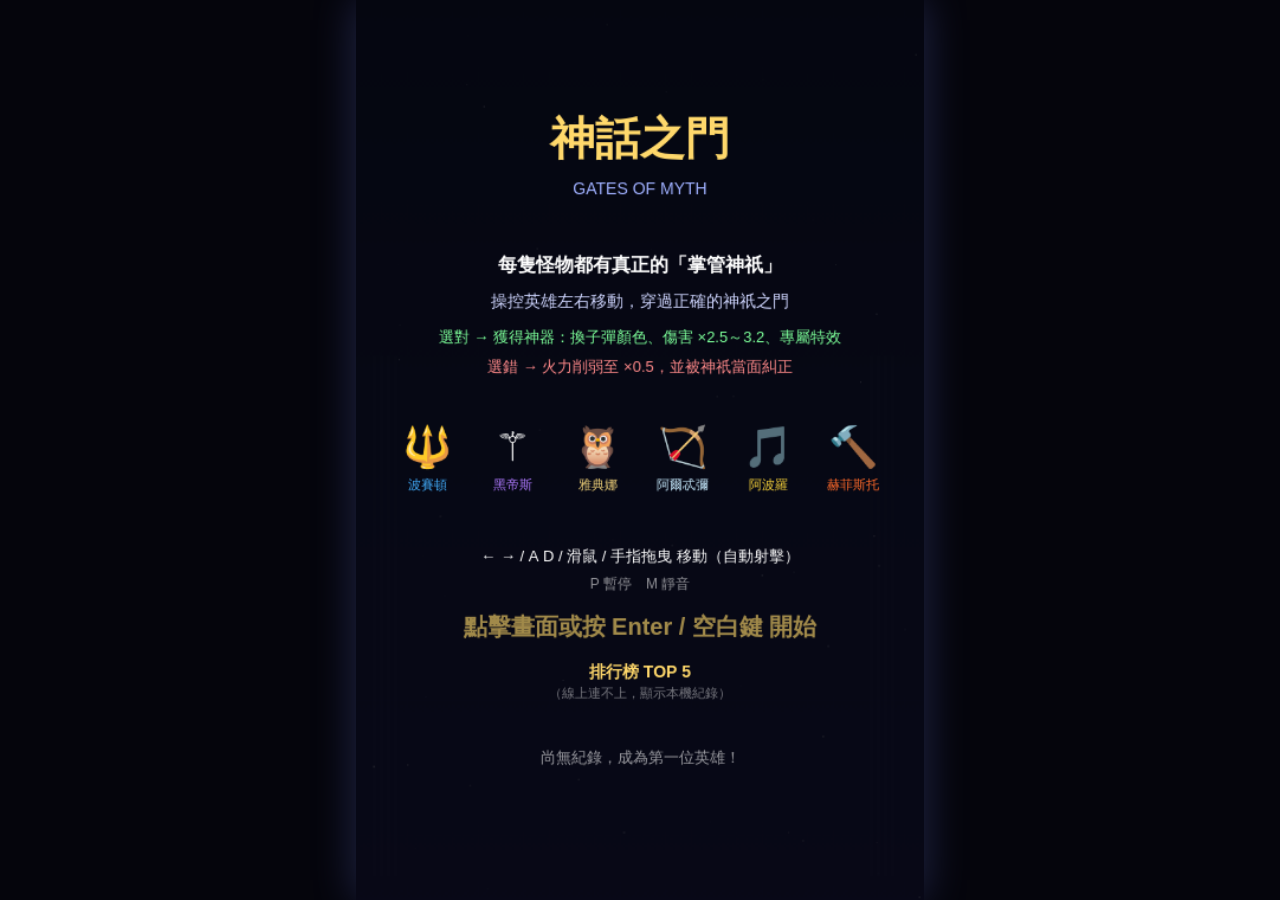
<file: index.html>
<!DOCTYPE html>
<html lang="zh-Hant">
<head>
<meta charset="utf-8">
<meta name="viewport" content="width=device-width, initial-scale=1, user-scalable=no">
<title>神話之門 — 希臘神祇選門射擊</title>
<style>
  html, body { margin: 0; height: 100%; background: #05050c; overflow: hidden; }
  body { display: flex; align-items: center; justify-content: center; }
  [hidden] { display: none !important; }
  #wrap { position: relative; }
  canvas { display: block; background: #0b0d1a; box-shadow: 0 0 40px rgba(120,140,255,.25); cursor: crosshair; touch-action: none; }
  #ui { position: absolute; inset: 0; display: flex; align-items: center; justify-content: center; color: #fff;
        font-family: "Noto Sans TC","Microsoft JhengHei","PingFang TC",sans-serif; }
  .panel { width: 92%; max-height: 94%; overflow-y: auto; box-sizing: border-box; padding: 1em 1.1em;
           background: rgba(12,14,34,.97); border: 2px solid #c9a02c; border-radius: 14px; box-shadow: 0 0 30px rgba(201,160,44,.3); }
  .panel h1 { margin: 0; text-align: center; font-size: 2em; }
  #uiSub { text-align: center; color: #cfd6ff; margin: .3em 0 .8em; font-size: .95em; }
  .tabs { display: flex; gap: .4em; margin-bottom: .7em; }
  .tabs button { flex: 1; padding: .5em 0; font: inherit; color: #cfd6ff; background: rgba(255,255,255,.06); border: 1px solid rgba(255,255,255,.2); border-radius: 8px; cursor: pointer; }
  .tabs button.on { color: #1a1300; background: #ffd86b; border-color: #ffd86b; font-weight: bold; }
  .tab p { margin: .35em 0; }
  .tab h3 { margin: .9em 0 .3em; color: #ff8a8a; font-size: 1em; }
  .good { color: #7dff9a; } .bad { color: #ffb0b0; } .hint { color: #9fb0ff; font-size: .9em; }
  #submitRow { display: flex; gap: .5em; margin-bottom: .6em; }
  #nick { flex: 1; min-width: 0; padding: .5em .6em; font: inherit; color: #fff; background: rgba(255,255,255,.08); border: 1px solid rgba(255,255,255,.3); border-radius: 8px; }
  button.gold { padding: .5em 1em; font: inherit; font-weight: bold; color: #1a1300; background: #ffd86b; border: 0; border-radius: 8px; cursor: pointer; }
  button.gold:disabled { opacity: .5; cursor: default; }
  #lbStatus, #lbRank { font-size: .9em; margin: .2em 0; color: #9fb0ff; }
  #lbRank { color: #ffd86b; font-weight: bold; }
  #lbList { list-style: none; margin: .4em 0 0; padding: 0; }
  #lbList li { display: flex; gap: .6em; padding: .35em .5em; border-radius: 6px; align-items: baseline; }
  #lbList li:nth-child(odd) { background: rgba(255,255,255,.05); }
  #lbList li.me { background: rgba(255,216,107,.22); outline: 1px solid #ffd86b; }
  #lbList .rk { width: 1.6em; color: #ffd86b; font-weight: bold; }
  #lbList .nm { flex: 1; overflow: hidden; text-overflow: ellipsis; white-space: nowrap; }
  #lbList .sc { font-weight: bold; } #lbList .wv { color: #9fb0ff; width: 2.6em; text-align: right; }
  details.dex { border: 1px solid rgba(255,255,255,.18); border-radius: 10px; margin: .5em 0; padding: .1em .7em; background: rgba(255,255,255,.04); }
  details.dex summary { cursor: pointer; padding: .55em 0; display: flex; align-items: center; gap: .5em; font-weight: bold; list-style: none; }
  details.dex summary::-webkit-details-marker { display: none; }
  details.dex summary .ico { font-size: 1.5em; } details.dex summary .mn { flex: 1; }
  .badge { font-size: .8em; padding: .15em .6em; border-radius: 99px; }
  .badge.win { background: #17603a; color: #b9ffd2; } .badge.lose { background: #6b1c27; color: #ffc4cc; }
  .story { line-height: 1.7; } .note { color: #9fb0ff; font-size: .88em; line-height: 1.5; } .key { color: #ffd86b; }
  #again { display: block; margin: .9em auto .2em; font-size: 1.05em; padding: .6em 2em; }
</style>
</head>
<body>
<div id="wrap">
  <canvas id="c"></canvas>
  <div id="ui" hidden>
    <div class="panel">
      <h1 id="uiTitle"></h1>
      <div id="uiSub"></div>
      <div class="tabs">
        <button data-tab="lb" class="on">排行榜</button>
        <button data-tab="stats">學習統計</button>
        <button data-tab="dex">怪物圖鑑</button>
      </div>
      <div id="tab-lb" class="tab">
        <div id="submitRow">
          <input id="nick" maxlength="12" placeholder="輸入暱稱（最多 12 字）" autocomplete="off">
          <button id="submitBtn" class="gold">送出分數</button>
        </div>
        <div id="lbRank"></div>
        <div id="lbStatus"></div>
        <ol id="lbList"></ol>
      </div>
      <div id="tab-stats" class="tab" hidden></div>
      <div id="tab-dex" class="tab" hidden></div>
      <button id="again" class="gold">再玩一次</button>
    </div>
  </div>
</div>
<script>
/* =====================================================================
   神話之門 — 單檔 HTML + Canvas + 原生 JavaScript
   操作：← → / A D 移動；滑鼠移動或手指拖曳也可；P 暫停；M 靜音
   ===================================================================== */

// ====================== 1. 資料表（來自你的 registry） ======================
const DEITIES = {
  poseidon: {
    id: 'poseidon', name: '波賽頓', domain: '海洋深淵', symbol: '🔱', weaponName: '海潮三叉戟',
    bulletModifier: { damageMultiplier: 3.0, speedMultiplier: 1.2, specialEffect: 'pierce', projectileVisualKey: 'bullet_water_trident' }
  },
  hades: {
    id: 'hades', name: '黑帝斯', domain: '冥界死域', symbol: '⚚', weaponName: '冥河敕令鏈',
    bulletModifier: { damageMultiplier: 3.0, speedMultiplier: 1.0, specialEffect: 'chain', projectileVisualKey: 'bullet_shadow_chain' }
  },
  athena: {
    id: 'athena', name: '雅典娜', domain: '謀略與試煉', symbol: '🦉', weaponName: '真理之矛與神盾',
    bulletModifier: { damageMultiplier: 2.5, speedMultiplier: 1.1, specialEffect: 'shield', projectileVisualKey: 'bullet_aegis_spear' }
  },
  artemis: {
    id: 'artemis', name: '阿爾忒彌斯', domain: '野外森林與荒野', symbol: '🏹', weaponName: '逐影連環箭',
    bulletModifier: { damageMultiplier: 2.5, speedMultiplier: 1.8, specialEffect: 'homing', projectileVisualKey: 'bullet_moon_arrow' }
  },
  apollo: {
    id: 'apollo', name: '阿波羅', domain: '音律、預言與淨化', symbol: '🎵', weaponName: '赫利俄斯日光矢',
    bulletModifier: { damageMultiplier: 2.8, speedMultiplier: 1.3, specialEffect: 'aoe', projectileVisualKey: 'bullet_sun_wave' }
  },
  hephaestus: {
    id: 'hephaestus', name: '赫菲斯托斯', domain: '鍛造工藝與神火', symbol: '🔨', weaponName: '神火破甲熔岩彈',
    bulletModifier: { damageMultiplier: 3.2, speedMultiplier: 0.9, specialEffect: 'melt', projectileVisualKey: 'bullet_lava_bomb' }
  }
};

const MONSTER_ROSTER = [
  { id: 'scylla', name: '海怪斯庫拉', domainCategory: '海洋深淵', rulingDeityId: 'poseidon', confusionDeityIds: ['artemis', 'apollo'], baseHp: 1200 },
  { id: 'cerberus', name: '地獄三頭犬塞爾伯洛斯', domainCategory: '冥界死域', rulingDeityId: 'hades', confusionDeityIds: ['artemis', 'hephaestus'], baseHp: 1500 },
  { id: 'sphinx', name: '斯芬克斯之謎', domainCategory: '謀略與試煉', rulingDeityId: 'athena', confusionDeityIds: ['apollo', 'hephaestus'], baseHp: 900 },
  { id: 'calydonian_boar', name: '卡呂冬野豬', domainCategory: '野外森林與荒野', rulingDeityId: 'artemis', confusionDeityIds: ['poseidon', 'athena'], baseHp: 1100 },
  { id: 'siren', name: '海妖賽蓮', domainCategory: '音律與精神迷思', rulingDeityId: 'apollo', confusionDeityIds: ['poseidon', 'artemis'], baseHp: 800 },
  { id: 'talos', name: '青銅巨人塔羅斯', domainCategory: '鍛造工藝與神火', rulingDeityId: 'hephaestus', confusionDeityIds: ['athena', 'hades'], baseHp: 2000 }
];

// 動態錯誤台詞映射表：[被選錯的神祇][正解神祇] -> 專屬台詞
const REBUKE_DIALOGUES = {
  artemis: {
    poseidon: '阿爾忒彌斯：「吾之箭矢難穿深海巨浪，此怪當由波賽頓平息！」',
    hades: '阿爾忒彌斯：「山林之弦射不中無實體的亡靈，唯有冥王黑帝斯能收服它！」'
  },
  poseidon: {
    artemis: '波賽頓：「狂濤觸及不了崇山密林中的獵物，速求狩獵女神阿爾忒彌斯！」',
    apollo: '波賽頓：「深海巨力無法驅散精神惑音，唯有阿波羅之律能淨化人心！」'
  },
  hades: {
    apollo: '黑帝斯：「幽冥死氣破不開惑人的魅惑歌聲，去尋阿波羅的光明神音！」',
    athena: '黑帝斯：「地底暗影解不開智慧之謎，汝當求助雅典娜之謀略！」'
  },
  apollo: {
    hephaestus: '阿波羅：「神聖樂音震不碎純青銅之甲，必須以赫菲斯托斯的神火融之！」',
    poseidon: '阿波羅：「日光照不透萬仞深淵，此巨怪須由波賽頓掀起海嘯制裁！」'
  },
  athena: {
    hephaestus: '雅典娜：「計策面對純粹的神工頑鐵稍顯無力，去找工匠之神赫菲斯托斯！」',
    artemis: '雅典娜：「繁複戰術難敵群獸奔突，速借阿爾忒彌斯的連環箭術！」'
  },
  hephaestus: {
    athena: '赫菲斯托斯：「蠻力巨錘破不了心智迷宮，唯有雅典娜的智慧可破除此局！」',
    hades: '赫菲斯托斯：「神爐烈火難傷冥界死靈，將其交給黑帝斯遣返歸鄉！」'
  }
};

// ====================== 2. 遊戲引擎（你的判定規則，原樣移植） ======================
class MythGameEngine {
  /** 為當前波次生成 2 或 3 個神祇門扉：必含 1 個正解，其餘優先取混淆名單，不足則隨機補齊 */
  static generateGates(currentMonster, gateCount = 3) {
    const correctDeityId = currentMonster.rulingDeityId;
    const selectedDeityIds = [correctDeityId];

    for (const distractorId of currentMonster.confusionDeityIds) {
      if (selectedDeityIds.length >= gateCount) break;
      if (!selectedDeityIds.includes(distractorId)) selectedDeityIds.push(distractorId);
    }

    const allDeityIds = Object.keys(DEITIES);
    while (selectedDeityIds.length < gateCount) {
      const randomDeity = allDeityIds[Math.floor(Math.random() * allDeityIds.length)];
      if (!selectedDeityIds.includes(randomDeity)) selectedDeityIds.push(randomDeity);
    }

    // Fisher-Yates 洗牌：正解門隨機分佈於左中右
    for (let i = selectedDeityIds.length - 1; i > 0; i--) {
      const j = Math.floor(Math.random() * (i + 1));
      [selectedDeityIds[i], selectedDeityIds[j]] = [selectedDeityIds[j], selectedDeityIds[i]];
    }

    return selectedDeityIds.map((id, index) => ({
      gateIndex: index,
      deity: DEITIES[id],
      isCorrect: id === correctDeityId
    }));
  }

  /** 判定核心：玩家撞門/選門後的結算處理 */
  static resolveSelection(chosenDeityId, monster) {
    const isSuccess = chosenDeityId === monster.rulingDeityId;
    const chosenDeity = DEITIES[chosenDeityId];
    const correctDeity = DEITIES[monster.rulingDeityId];

    if (isSuccess) {
      return {
        success: true, chosenDeity, correctDeity,
        appliedBuff: {
          damageMultiplier: chosenDeity.bulletModifier.damageMultiplier,
          bulletEffect: chosenDeity.bulletModifier.specialEffect
        },
        feedbackMessage: `【神力共鳴】獲取 ${chosenDeity.name} 的「${chosenDeity.weaponName}」，對此領域怪物造成屬性壓制！`,
        analyticsPayload: { monsterId: monster.id, chosenDeityId, correctDeityId: monster.rulingDeityId, isMisconception: false }
      };
    }

    const isMisconception = monster.confusionDeityIds.includes(chosenDeityId);
    const customLine = REBUKE_DIALOGUES[chosenDeityId]?.[monster.rulingDeityId];
    const feedbackMessage = customLine ||
      `❌ ${chosenDeity.name} 的領域為「${chosenDeity.domain}」。面對「${monster.name}」，應尋求掌管「${correctDeity.domain}」的 ${correctDeity.name}！`;

    return {
      success: false, chosenDeity, correctDeity,
      appliedBuff: { damageMultiplier: 0.5, bulletEffect: 'none' }, // 懲罰：火力削弱 50%
      feedbackMessage,
      analyticsPayload: { monsterId: monster.id, chosenDeityId, correctDeityId: monster.rulingDeityId, isMisconception }
    };
  }
}

// ====================== 3. 視覺與常數 ======================
const W = 480, H = 760;
// 線上排行榜：貼上 Google Apps Script 網頁應用程式的 /exec 網址。留空 = 只用本機排行榜。
const LEADERBOARD_URL = 'https://script.google.com/macros/s/AKfycbwHOWlX1hiGSb3GjWjhFDCMruoh_iHv0c5_kE2ROGcKgtLrFkUNs_kaKCT2CbsG1mbW/exec';
const PLAYER_Y = 690;
const GATE_SPAWN_Y = 335, GATE_SPEED = 85, GATE_H = 104;
const MONSTER_Y = 195;
const BASE_DMG = 10, FIRE_INTERVAL = 0.16, BASE_BULLET_SPEED = 640;

const BULLET_STYLE = {
  bullet_default:       { color: '#c9ccd6', glow: '#7c8090', shape: 'capsule' },
  bullet_water_trident: { color: '#44b0ff', glow: '#1c6fe0', shape: 'trident' },
  bullet_shadow_chain:  { color: '#b07aff', glow: '#6a2fd0', shape: 'chain' },
  bullet_aegis_spear:   { color: '#f1d27a', glow: '#c9a02c', shape: 'spear' },
  bullet_moon_arrow:    { color: '#c8ecff', glow: '#7ec8f0', shape: 'arrow' },
  bullet_sun_wave:      { color: '#ffd93b', glow: '#ff9d00', shape: 'sun' },
  bullet_lava_bomb:     { color: '#ff6a2a', glow: '#d62600', shape: 'lava' }
};
const EFFECT_NAME = { pierce: '貫穿', chain: '連鎖', shield: '神盾', homing: '追蹤', aoe: '範圍爆發', melt: '熔甲', none: '無' };
const deityColor = d => BULLET_STYLE[d.bulletModifier.projectileVisualKey].color;

const MONSTER_LOOK = {
  scylla: { emoji: '🐙', size: 92 },
  cerberus: { emoji: '🐕🐕🐕', size: 44 },
  sphinx: { emoji: '🦁', size: 92 },
  calydonian_boar: { emoji: '🐗', size: 92 },
  siren: { emoji: '🧜‍♀️', size: 92 },
  talos: { emoji: '🗿', size: 92 }
};

// 怪物圖鑑典故（結算後點開怪物才展開）。note 為版本分歧或「遊戲設定」的說明。
const MONSTER_LORE = {
  scylla: {
    icon: '🐙',
    story: '斯庫拉原是容貌絕美的海中仙女，因遭人嫉妒施法，變成六頭十二足的怪物，盤踞在墨西拿海峽的岩洞中，與對岸的漩渦卡律布狄斯夾擊往來船隻。奧德修斯的船隊經過時，她一口擄走了六名水手。海洋深淵的威脅，在遊戲中交由海神波賽頓平息。',
    note: '遊戲設定：古典文獻並無「由波賽頓收服斯庫拉」的明確記載，這個配對是為了教學而設計。變形的緣由也有多種版本。'
  },
  cerberus: {
    icon: '🐕',
    story: '塞爾伯洛斯是佇立於冥界入口的禁忌三頭犬。牠象徵著死亡的鐵律，尾部為毒蛇，鬃毛間盤繞著嘶嘶作響的群蛇；對步入冥府的亡魂搖尾相迎，卻絕不容許任何生靈逃離。詩人奧菲斯曾以至情至聖的七弦琴聲讓牠安然入睡。但唯有冥王黑帝斯的至高敕令，才能真正遣返並號令這頭永恆的守門巨獸。',
    note: '版本註記：各家對牠的頭數與赫拉克勒斯如何制伏牠的細節略有出入，這裡採用最常見的說法。'
  },
  sphinx: {
    icon: '🦁',
    story: '斯芬克斯守在底比斯城外，向過路者提出謎題：「什麼生物早晨四隻腳、中午兩隻腳、晚上三隻腳？」答不出來的人會被吞食。伊底帕斯答出了「人」——嬰兒爬行、成年直立、老年拄杖——斯芬克斯便羞憤墜崖。這隻怪考驗的是心智而不是力量，所以在遊戲中對應智慧與謀略女神雅典娜。',
    note: '遊戲設定：神話中斯芬克斯的來歷說法不一（有一說是女神赫拉所派），與雅典娜的對應是遊戲設計。'
  },
  calydonian_boar: {
    icon: '🐗',
    story: '因卡呂冬國王奧紐斯在豐收祭典上遺漏了對狩獵女神的敬奉，憤怒的阿爾忒彌斯放逐了一頭體型如山的狂暴野豬踐踏人間田園。這頭巨獸皮如鐵甲、獠牙如刃，引來全希臘最頂尖的英雄獵隊展開慘烈圍捕。最終，女獵手阿塔蘭忒的破空之箭首開血路，墨勒阿革洛斯再給予致命一擊。面對這場荒野的復仇之怒，唯有追隨狩獵女神的精準之箭方能將其終結。',
    note: '版本註記：獵殺之後關於獵物歸屬的爭執，以及墨勒阿革洛斯的下場，各版本情節不同，這裡只取前半段。'
  },
  siren: {
    icon: '🧜‍♀️',
    story: '賽蓮是棲息在地中海孤島與暗礁之上的致命妖鳥。牠們擁有天籟般的魅惑歌聲，能勾起水手心中最深切的渴望，使其失神任由船隻撞擊礁石沉沒。奧德修斯曾以蜂蠟封住船員雙耳、將自己緊綁於桅杆之上才得以窺聽；阿爾戈英雄則賴音樂家奧菲斯彈奏神琴壓制妖音。在遊戲中，唯有樂神阿波羅的光明之音，能徹底破除這股惑控心靈的迷霧。',
    note: '補充：傳說中奧菲斯有時被視為阿波羅之子，七弦琴也是阿波羅的象徵樂器。賽蓮的形象在不同時代也有差異（鳥身或魚尾）。'
  },
  talos: {
    icon: '🗿',
    story: '塔羅斯是巡值於克里特島的青銅巨神，每日繞島三週，向靠近的敵船投擲崩山巨石，或將自身燒得通紅將入侵者擁入懷中烙死。他無懈可擊的鋼鐵軀體內，僅有一條從頸部延伸至腳踝的微小血管，並以一枚青銅釘死死封存著神之靈液（Ichor）。當阿爾戈英雄到來，魔女美狄亞施展咒術使神釘脫落，靈液流盡的巨人隨之崩塌。神火與鍛造是理解他的鑰匙，在遊戲中對應工匠之神赫菲斯托斯。',
    note: '版本註記：塔羅斯的製造者與死因有多種說法（赫菲斯托斯、宙斯贈予歐羅巴等），遊戲採用「赫菲斯托斯」一說。'
  }
};

const FONT = '"Noto Sans TC","Microsoft JhengHei","PingFang TC",sans-serif';

// ====================== 4. 基礎設定 ======================
const canvas = document.getElementById('c');
const ctx = canvas.getContext('2d');
const DPR = Math.min(2, window.devicePixelRatio || 1);
canvas.width = W * DPR; canvas.height = H * DPR;
function resize() {
  const s = Math.min(innerWidth / W, innerHeight / H);
  canvas.style.width = (W * s) + 'px';
  canvas.style.height = (H * s) + 'px';
  const wrap = document.getElementById('wrap');
  wrap.style.width = (W * s) + 'px';
  wrap.style.height = (H * s) + 'px';
  document.getElementById('ui').style.fontSize = (14 * s) + 'px';
}
addEventListener('resize', resize); resize();

const clamp = (v, a, b) => Math.max(a, Math.min(b, v));
const rand = (a, b) => a + Math.random() * (b - a);
function rr(x, y, w, h, r) {
  ctx.beginPath();
  ctx.moveTo(x + r, y);
  ctx.arcTo(x + w, y, x + w, y + h, r);
  ctx.arcTo(x + w, y + h, x, y + h, r);
  ctx.arcTo(x, y + h, x, y, r);
  ctx.arcTo(x, y, x + w, y, r);
  ctx.closePath();
}
function txt(s, x, y, size, color, align = 'center', bold = false, base = 'middle') {
  ctx.font = `${bold ? 'bold ' : ''}${size}px ${FONT}`;
  ctx.fillStyle = color; ctx.textAlign = align; ctx.textBaseline = base;
  ctx.fillText(s, x, y);
}
function wrapLines(text, maxW, font) {
  ctx.font = font;
  const lines = []; let cur = '';
  for (const ch of text) {
    if (ctx.measureText(cur + ch).width > maxW) { lines.push(cur); cur = ch; } else cur += ch;
  }
  if (cur) lines.push(cur);
  return lines;
}

// ====================== 5. 音效（WebAudio，無外部檔案） ======================
let actx = null, muted = false;
function initAudio() {
  if (!actx) { try { actx = new (window.AudioContext || window.webkitAudioContext)(); } catch (e) {} }
  if (actx && actx.state === 'suspended') actx.resume();
}
function beep(freq, dur, type = 'sine', vol = 0.07, endFreq = null, delay = 0) {
  if (!actx || muted) return;
  const t0 = actx.currentTime + delay;
  const o = actx.createOscillator(), g = actx.createGain();
  o.type = type; o.frequency.setValueAtTime(freq, t0);
  if (endFreq) o.frequency.exponentialRampToValueAtTime(endFreq, t0 + dur);
  g.gain.setValueAtTime(vol, t0);
  g.gain.exponentialRampToValueAtTime(0.0001, t0 + dur);
  o.connect(g); g.connect(actx.destination);
  o.start(t0); o.stop(t0 + dur + 0.02);
}
const sfx = {
  blessing() { [523, 659, 784, 1047].forEach((f, i) => beep(f, 0.25, 'triangle', 0.08, null, i * 0.07)); },
  error() { beep(130, 0.35, 'sawtooth', 0.09, 70); },
  hit() { beep(300, 0.05, 'square', 0.025, 180); },
  hurt() { beep(220, 0.3, 'sawtooth', 0.1, 60); },
  shield() { beep(700, 0.2, 'sine', 0.08, 300); },
  kill() { [392, 523, 659, 784, 1047].forEach((f, i) => beep(f, 0.3, 'triangle', 0.08, null, i * 0.09)); },
  start() { beep(440, 0.15, 'triangle', 0.07); beep(660, 0.25, 'triangle', 0.07, null, 0.12); }
};

// ====================== 6. 遊戲狀態 ======================
let phase = 'title';       // title | intro | fight | kill | over | win
let phaseT = 0, overT = 0, time = 0, paused = false;
let order = [], waveIdx = 0, monster = null;
let player = { x: W / 2, inv: 0, shield: 0, shieldCd: 0 };
let bullets = [], orbs = [], particles = [], floaters = [], bolts = [], rings = [];
let gateRow = null, gateTimer = 0;
let buff, score, lives, shake = 0, msg = null, fireT = 0;
let stats;
let targetX = null;
const keys = { left: false, right: false };

const stars = Array.from({ length: 70 }, () => ({ x: rand(0, W), y: rand(0, H), s: rand(0.6, 2), v: rand(8, 28), p: rand(0, 6.28) }));

function defaultBuff() {
  return { mult: 1, effect: 'none', key: 'bullet_default', name: '凡鐵箭', speedMult: 1, color: BULLET_STYLE.bullet_default.color };
}
function newGame() {
  order = [...MONSTER_ROSTER].sort(() => Math.random() - 0.5);
  score = 0; lives = 3; shake = 0; msg = null;
  player = { x: W / 2, inv: 0, shield: 0, shieldCd: 0 };
  bullets = []; orbs = []; particles = []; floaters = []; bolts = []; rings = [];
  stats = { right: 0, wrong: 0, mis: 0, mastered: {}, review: {}, pairs: {}, encounters: [], runTime: 0, startWall: Date.now(), submitted: false, bonus: 0 };
  hideEndPanel();
  startWave(0);
}
function startWave(i) {
  waveIdx = i;
  const def = order[i];
  monster = { def, hp: def.baseHp, maxHp: def.baseHp, x: W / 2, y: MONSTER_Y, flash: 0, melt: 0, shootT: 1.5, shots: 0, t: 0, rewarded: false };
  stats.encounters.push({ monsterId: def.id, outcome: 'fighting', right: 0, wrong: 0, chosen: [] });
  buff = defaultBuff();
  player.shield = 0; player.shieldCd = 0;
  gateRow = null; gateTimer = 1.0;
  bullets = []; orbs = [];
  phase = 'intro'; phaseT = 2.2;
  showMsg(`第 ${i + 1} 波：${def.name} 現身！威脅領域「${def.domainCategory}」——選擇正確的神祇之門！`, '#ffd86b', 4.2);
}
function showMsg(text, color, dur = 4.5) { msg = { text, color, t: 0, dur }; }

// ====================== 7. 選門碰撞回調（對應你的 handlePlayerGateCollision） ======================
function onGateCollision(gateEntity) {
  const result = MythGameEngine.resolveSelection(gateEntity.deity.id, monster.def);
  const cd = result.chosenDeity;

  if (result.success) {
    sfx.blessing();
    const bm = cd.bulletModifier;
    buff = {
      mult: result.appliedBuff.damageMultiplier,
      effect: result.appliedBuff.bulletEffect,
      key: bm.projectileVisualKey, name: cd.weaponName,
      speedMult: bm.speedMultiplier, color: BULLET_STYLE[bm.projectileVisualKey].color
    };
    if (buff.effect === 'shield') { player.shield = 1; player.shieldCd = 0; }
    // 每隻怪只有「第一次選對」才給分，避免重複刷神門
    if (!monster.rewarded) { monster.rewarded = true; score += 300; floatText(player.x, PLAYER_Y - 40, '+300', '#7dff9a'); }
    showMsg(result.feedbackMessage, '#00ff66', 4.5);
    burst(player.x, PLAYER_Y, buff.color, 40, 260);
    rings.push({ x: player.x, y: PLAYER_Y, r: 10, max: 120, life: 0.6, t: 0, color: buff.color });
  } else {
    sfx.error();
    shake = 0.35;
    buff = {
      mult: result.appliedBuff.damageMultiplier, effect: 'none', key: 'bullet_default',
      name: '凡鐵箭（火力削弱）', speedMult: 1, color: BULLET_STYLE.bullet_default.color
    };
    player.shield = 0;
    showMsg(result.feedbackMessage, '#ff4444', 5.5);
    burst(player.x, PLAYER_Y, '#ff4444', 24, 200);
  }
  track(result.analyticsPayload);
  return result.success;
}

// 學習數據
function track(p) {
  const enc = stats.encounters[stats.encounters.length - 1];
  if (enc) {
    if (p.chosenDeityId === p.correctDeityId) enc.right++;
    else { enc.wrong++; enc.chosen.push(p.chosenDeityId); }
  }
  if (p.chosenDeityId === p.correctDeityId) {
    stats.right++;
    stats.mastered[p.correctDeityId] = (stats.mastered[p.correctDeityId] || 0) + 1;
  } else {
    stats.wrong++;
    if (p.isMisconception) stats.mis++;
    stats.review[p.correctDeityId] = (stats.review[p.correctDeityId] || 0) + 1;
    const k = p.monsterId + '|' + p.chosenDeityId;
    stats.pairs[k] = (stats.pairs[k] || 0) + 1;
  }
}

// ====================== 8. 特效工具 ======================
function burst(x, y, color, n, speed) {
  for (let i = 0; i < n; i++) {
    const a = rand(0, Math.PI * 2), v = rand(speed * 0.2, speed);
    particles.push({ x, y, vx: Math.cos(a) * v, vy: Math.sin(a) * v, life: rand(0.4, 0.9), max: 0.9, color, size: rand(2, 4.5) });
  }
}
function floatText(x, y, text, color) { floaters.push({ x, y, text, color, life: 0.6 }); }
function makeBolt(x1, y1, x2, y2, color) {
  const pts = [[x1, y1]]; const n = 6;
  for (let i = 1; i < n; i++) pts.push([x1 + (x2 - x1) * i / n + rand(-14, 14), y1 + (y2 - y1) * i / n + rand(-14, 14)]);
  pts.push([x2, y2]);
  bolts.push({ pts, life: 0.25, color });
}

// ====================== 9. 傷害與玩家受傷 ======================
function dealDamage(raw, hx, hy) {
  let d = raw;
  if (monster.melt > 0) d *= 1.3;
  monster.hp -= d; monster.flash = 0.08;
  score += Math.round(d / 5);
  floatText(hx + rand(-10, 10), hy - 12, Math.round(d), monster.melt > 0 ? '#ff9a4a' : '#ffffff');
}
function hurtPlayer() {
  if (player.inv > 0) return;
  if (player.shield > 0) {
    player.shield = 0; player.shieldCd = 6; player.inv = 0.6; sfx.shield();
    burst(player.x, PLAYER_Y, '#f1d27a', 18, 180);
    return;
  }
  lives--; player.inv = 1.6; shake = 0.3; sfx.hurt();
  burst(player.x, PLAYER_Y, '#ff6a6a', 26, 240);
  if (lives <= 0) endRun(false);
}

// ====================== 10. 更新 ======================
function update(dt) {
  time += dt;
  stars.forEach(s => { s.y += s.v * dt; if (s.y > H) { s.y = -2; s.x = rand(0, W); } });
  particles.forEach(p => { p.x += p.vx * dt; p.y += p.vy * dt; p.vx *= 0.96; p.vy *= 0.96; p.life -= dt; });
  particles = particles.filter(p => p.life > 0);
  floaters.forEach(f => { f.y -= 40 * dt; f.life -= dt; });
  floaters = floaters.filter(f => f.life > 0);
  bolts.forEach(b => b.life -= dt); bolts = bolts.filter(b => b.life > 0);
  rings.forEach(r => { r.t += dt; r.r = r.max * Math.min(1, r.t / r.life); }); rings = rings.filter(r => r.t < r.life);
  if (shake > 0) shake -= dt;
  if (msg) { msg.t += dt; if (msg.t > msg.dur) msg = null; }

  if (phase === 'title') return;
  if (phase === 'over' || phase === 'win') { overT += dt; return; }

  // 玩家移動
  let dir = 0;
  if (keys.left) dir -= 1;
  if (keys.right) dir += 1;
  if (dir) { player.x += dir * 430 * dt; targetX = null; }
  else if (targetX != null) {
    const d = targetX - player.x, st = 640 * dt;
    player.x += Math.abs(d) < st ? d : Math.sign(d) * st;
  }
  player.x = clamp(player.x, 24, W - 24);
  if (player.inv > 0) player.inv -= dt;
  if (buff.effect === 'shield' && player.shield === 0 && player.shieldCd > 0) {
    player.shieldCd -= dt;
    if (player.shieldCd <= 0) player.shield = 1;
  }

  monster.t += dt;
  monster.x = W / 2 + Math.sin(monster.t * 0.8) * 110;
  monster.y = MONSTER_Y + Math.sin(monster.t * 1.7) * 6;
  if (monster.flash > 0) monster.flash -= dt;
  if (monster.melt > 0) monster.melt -= dt;

  if (phase === 'intro') {
    phaseT -= dt;
    if (phaseT <= 0) phase = 'fight';
    return;
  }
  if (phase === 'kill') {
    phaseT -= dt;
    if (phaseT <= 0) {
      if (waveIdx + 1 >= order.length) endRun(true);
      else startWave(waveIdx + 1);
    }
    updateBullets(dt);
    return;
  }

  // ---- fight ----
  stats.runTime += dt;
  // 自動射擊
  fireT -= dt;
  if (fireT <= 0) {
    fireT = FIRE_INTERVAL;
    bullets.push({
      x: player.x, y: PLAYER_Y - 22, vx: 0, vy: -BASE_BULLET_SPEED * buff.speedMult,
      dmg: BASE_DMG * buff.mult, key: buff.key, effect: buff.effect, hit: false
    });
    if (buff.mult >= 2) beep(520 + buff.mult * 60, 0.04, 'triangle', 0.015);
  }
  updateBullets(dt);

  // 怪物攻擊
  monster.shootT -= dt;
  if (monster.shootT <= 0) {
    monster.shootT = Math.max(0.75, 1.55 - waveIdx * 0.1);
    monster.shots++;
    const spd = 195 + waveIdx * 12;
    const aim = Math.atan2(PLAYER_Y - monster.y, player.x - monster.x);
    const fan = monster.shots % 3 === 0 ? [-0.3, 0, 0.3] : [0];
    fan.forEach(o => orbs.push({ x: monster.x, y: monster.y + 30, vx: Math.cos(aim + o) * spd, vy: Math.sin(aim + o) * spd, r: 9 }));
  }
  orbs.forEach(o => {
    o.x += o.vx * dt; o.y += o.vy * dt;
    if (Math.hypot(o.x - player.x, o.y - PLAYER_Y) < o.r + 13) { o.dead = true; hurtPlayer(); }
    if (o.y > H + 20 || o.x < -20 || o.x > W + 20) o.dead = true;
  });
  orbs = orbs.filter(o => !o.dead);
  if (phase === 'over') return;

  // 神門
  if (gateRow) {
    gateRow.y += GATE_SPEED * dt;
    if (!gateRow.resolved && gateRow.y >= PLAYER_Y - 24) {
      const lane = clamp(Math.floor(player.x / (W / 3)), 0, 2);
      gateRow.lane = lane;
      gateRow.success = onGateCollision(gateRow.gates[lane]);
      gateRow.resolved = true;
      gateTimer = 7.5;
    }
    if (gateRow.y > H + 80) gateRow = null;
  } else {
    gateTimer -= dt;
    if (gateTimer <= 0) {
      gateRow = { y: GATE_SPAWN_Y, gates: MythGameEngine.generateGates(monster.def, 3), resolved: false, lane: -1, success: false };
    }
  }

  // 擊殺判定
  if (monster.hp <= 0) {
    monster.hp = 0;
    phase = 'kill'; phaseT = 2.6;
    sfx.kill();
    burst(monster.x, monster.y, '#ffd86b', 90, 380);
    burst(monster.x, monster.y, '#ff6a2a', 60, 300);
    rings.push({ x: monster.x, y: monster.y, r: 10, max: 220, life: 0.8, t: 0, color: '#ffd86b' });
    score += 500 + lives * 100;
    stats.encounters[stats.encounters.length - 1].outcome = 'win';
    orbs = [];
    showMsg(`討伐成功！${monster.def.name} 已被收服。 +${500 + lives * 100} 分`, '#ffd86b', 2.6);
  }
}

function updateBullets(dt) {
  bullets.forEach(b => {
    if (b.effect === 'homing' && phase === 'fight') {
      const dx = monster.x - b.x, dy = monster.y - b.y;
      const dist = Math.hypot(dx, dy) || 1;
      const sp = Math.hypot(b.vx, b.vy) || BASE_BULLET_SPEED;
      b.vx += (dx / dist * sp - b.vx) * Math.min(1, dt * 6);
      b.vy += (dy / dist * sp - b.vy) * Math.min(1, dt * 6);
      const n = Math.hypot(b.vx, b.vy); b.vx = b.vx / n * sp; b.vy = b.vy / n * sp;
    }
    b.x += b.vx * dt; b.y += b.vy * dt;

    // 貫穿：清除路徑上的敵彈
    if (b.effect === 'pierce') orbs.forEach(o => { if (Math.hypot(o.x - b.x, o.y - b.y) < o.r + 8) { o.dead = true; burst(o.x, o.y, '#44b0ff', 6, 100); } });

    if (!b.hit && phase === 'fight' && Math.hypot(b.x - monster.x, b.y - monster.y) < 56) {
      b.hit = true;
      sfx.hit();
      dealDamage(b.dmg, b.x, b.y);
      burst(b.x, b.y, BULLET_STYLE[b.key].color, 5, 140);
      if (b.effect === 'chain') {
        makeBolt(b.x, b.y, monster.x + rand(-40, 40), monster.y + rand(-30, 30), '#b07aff');
        dealDamage(b.dmg * 0.3, monster.x, monster.y + 20);
      } else if (b.effect === 'aoe') {
        rings.push({ x: b.x, y: b.y, r: 4, max: 80, life: 0.35, t: 0, color: '#ffd93b' });
        orbs.forEach(o => { if (Math.hypot(o.x - b.x, o.y - b.y) < 90) { o.dead = true; burst(o.x, o.y, '#ffd93b', 8, 120); } });
        dealDamage(b.dmg * 0.2, b.x, b.y + 10);
      } else if (b.effect === 'melt') {
        monster.melt = 2.5;
      }
      if (b.effect !== 'pierce') b.dead = true;
    }
    if (b.y < -30 || b.x < -30 || b.x > W + 30) b.dead = true;
  });
  orbs = orbs.filter(o => !o.dead);
  bullets = bullets.filter(b => !b.dead);
}

// ====================== 11. 繪製 ======================
function drawBullet(b) {
  const s = BULLET_STYLE[b.key];
  ctx.save();
  ctx.translate(b.x, b.y);
  ctx.rotate(Math.atan2(b.vx, -b.vy));
  ctx.shadowColor = s.glow; ctx.shadowBlur = 14;
  ctx.fillStyle = s.color; ctx.strokeStyle = s.color; ctx.lineWidth = 2.5; ctx.lineCap = 'round';
  switch (s.shape) {
    case 'trident':
      ctx.beginPath();
      ctx.moveTo(0, 11); ctx.lineTo(0, -11);
      ctx.moveTo(-6, -3); ctx.lineTo(-6, -13);
      ctx.moveTo(6, -3); ctx.lineTo(6, -13);
      ctx.moveTo(-6, -3); ctx.lineTo(6, -3);
      ctx.stroke(); break;
    case 'chain':
      for (let i = -1; i <= 1; i++) { ctx.beginPath(); ctx.arc(0, i * 8, 4, 0, 6.3); ctx.stroke(); }
      break;
    case 'spear':
      ctx.beginPath(); ctx.moveTo(0, -17); ctx.lineTo(5, -4); ctx.lineTo(2, 13); ctx.lineTo(-2, 13); ctx.lineTo(-5, -4); ctx.closePath(); ctx.fill(); break;
    case 'arrow':
      ctx.lineWidth = 2;
      ctx.beginPath(); ctx.moveTo(0, 14); ctx.lineTo(0, -12); ctx.stroke();
      ctx.beginPath(); ctx.moveTo(0, -17); ctx.lineTo(5, -8); ctx.lineTo(-5, -8); ctx.closePath(); ctx.fill();
      ctx.beginPath(); ctx.moveTo(0, 14); ctx.lineTo(-4, 19); ctx.moveTo(0, 14); ctx.lineTo(4, 19); ctx.stroke(); break;
    case 'sun':
      ctx.beginPath(); ctx.arc(0, 0, 6, 0, 6.3); ctx.fill();
      ctx.lineWidth = 2;
      for (let i = 0; i < 8; i++) {
        const a = i * Math.PI / 4 + time * 6;
        ctx.beginPath(); ctx.moveTo(Math.cos(a) * 8, Math.sin(a) * 8); ctx.lineTo(Math.cos(a) * 13, Math.sin(a) * 13); ctx.stroke();
      }
      break;
    case 'lava':
      ctx.beginPath(); ctx.arc(0, 0, 8, 0, 6.3); ctx.fill();
      ctx.shadowBlur = 0; ctx.fillStyle = '#7a1500';
      ctx.beginPath(); ctx.arc(1, 1, 3.5, 0, 6.3); ctx.fill(); break;
    default:
      rr(-3, -9, 6, 18, 3); ctx.fill();
  }
  ctx.restore();
}

function drawGates() {
  if (!gateRow) return;
  const laneW = W / 3;
  const playerLane = clamp(Math.floor(player.x / laneW), 0, 2);
  gateRow.gates.forEach((g, i) => {
    const x = i * laneW + 8, w = laneW - 16, y = gateRow.y - GATE_H / 2;
    const col = deityColor(g.deity);
    let alpha = 1;
    if (gateRow.resolved) alpha = i === gateRow.lane ? 1 : 0.22;
    ctx.save();
    ctx.globalAlpha = alpha;
    const under = !gateRow.resolved && i === playerLane;
    rr(x, y, w, GATE_H, 14);
    ctx.fillStyle = under ? 'rgba(255,255,255,0.16)' : 'rgba(20,24,48,0.82)';
    ctx.fill();
    ctx.shadowColor = col; ctx.shadowBlur = under ? 22 : 10;
    ctx.lineWidth = under ? 4 : 2.5;
    ctx.strokeStyle = gateRow.resolved && i === gateRow.lane ? (gateRow.success ? '#00ff66' : '#ff4444') : col;
    ctx.stroke();
    ctx.shadowBlur = 0;
    txt(g.deity.symbol, x + w / 2, y + 24, 30, '#fff');
    txt(g.deity.name, x + w / 2, y + 50, g.deity.name.length > 4 ? 15 : 17, '#fff', 'center', true);
    txt(g.deity.domain, x + w / 2, y + 72, 11, col);
    txt(g.deity.weaponName, x + w / 2, y + 90, 10.5, 'rgba(255,255,255,0.65)');
    ctx.restore();
  });
}

function drawMonster() {
  const look = MONSTER_LOOK[monster.def.id];
  const mx = monster.x, my = monster.y;
  // 中性紅色氣場（不洩漏答案）
  const g = ctx.createRadialGradient(mx, my, 10, mx, my, 100);
  g.addColorStop(0, 'rgba(255,60,60,0.28)'); g.addColorStop(1, 'rgba(255,60,60,0)');
  ctx.fillStyle = g; ctx.beginPath(); ctx.arc(mx, my, 100, 0, 6.3); ctx.fill();
  if (monster.melt > 0) {
    ctx.fillStyle = 'rgba(255,106,42,0.25)'; ctx.beginPath(); ctx.arc(mx, my, 62, 0, 6.3); ctx.fill();
  }
  ctx.save();
  if (phase === 'kill') ctx.globalAlpha = Math.max(0, phaseT / 2.6);
  if (monster.flash > 0) ctx.filter = 'brightness(2.2)';
  txt(look.emoji, mx, my, look.size, '#fff');
  ctx.restore();
  ctx.filter = 'none';

  // 名稱與領域
  txt(monster.def.name, W / 2, 258, 17, '#fff', 'center', true);
  txt(`威脅領域：${monster.def.domainCategory}`, W / 2, 279, 13, '#ff9f9f');
  // 血條
  const bw = 320, bx = (W - bw) / 2, by = 126;
  rr(bx, by, bw, 12, 6); ctx.fillStyle = 'rgba(255,255,255,0.12)'; ctx.fill();
  const pct = clamp(monster.hp / monster.maxHp, 0, 1);
  if (pct > 0) {
    rr(bx, by, bw * pct, 12, 6);
    const hg = ctx.createLinearGradient(bx, 0, bx + bw, 0);
    hg.addColorStop(0, '#ff3b3b'); hg.addColorStop(1, '#ff9a4a');
    ctx.fillStyle = hg; ctx.fill();
  }
  ctx.lineWidth = 1.5; ctx.strokeStyle = 'rgba(255,255,255,0.4)'; rr(bx, by, bw, 12, 6); ctx.stroke();
  txt(`${Math.ceil(monster.hp)} / ${monster.maxHp}`, W / 2, by + 6.5, 10, '#fff');
}

function drawPlayer() {
  if (player.inv > 0 && Math.floor(time * 20) % 2 === 0) return;
  const x = player.x, y = PLAYER_Y;
  ctx.save();
  ctx.shadowColor = buff.color; ctx.shadowBlur = 16;
  ctx.fillStyle = '#e9d9a6';
  ctx.beginPath(); ctx.moveTo(x, y - 24); ctx.lineTo(x + 17, y + 16); ctx.lineTo(x, y + 8); ctx.lineTo(x - 17, y + 16); ctx.closePath(); ctx.fill();
  ctx.shadowBlur = 0;
  ctx.fillStyle = buff.color;
  ctx.beginPath(); ctx.arc(x, y - 2, 5, 0, 6.3); ctx.fill();
  ctx.restore();
  if (player.shield > 0) {
    ctx.strokeStyle = 'rgba(241,210,122,0.85)'; ctx.lineWidth = 3;
    ctx.beginPath(); ctx.arc(x, y, 30 + Math.sin(time * 6) * 1.5, 0, 6.3); ctx.stroke();
  }
}

function drawHUD() {
  // 頂部資訊列
  ctx.fillStyle = 'rgba(0,0,0,0.45)'; ctx.fillRect(0, 0, W, 40);
  txt(`第 ${waveIdx + 1}/${order.length} 波`, 12, 20, 15, '#fff', 'left', true);
  txt(`分數 ${score}`, 110, 20, 15, '#ffd86b', 'left', true);
  let hearts = '';
  for (let i = 0; i < 3; i++) hearts += i < lives ? '♥' : '♡';
  txt(hearts, W - 12, 20, 22, '#ff5a6a', 'right', true);

  // 訊息橫幅（滑動顯示，不暫停遊戲）
  if (msg) {
    const font = `bold 14px ${FONT}`;
    const lines = wrapLines(msg.text, W - 44, font);
    const bh = lines.length * 20 + 14;
    const slide = Math.min(1, msg.t / 0.25);
    const fade = clamp((msg.dur - msg.t) / 0.4, 0, 1);
    const off = (1 - (1 - Math.pow(1 - slide, 3))) * -bh;
    ctx.save();
    ctx.globalAlpha = fade;
    ctx.translate(0, 44 + off);
    rr(10, 0, W - 20, bh, 10);
    ctx.fillStyle = 'rgba(8,10,24,0.88)'; ctx.fill();
    ctx.lineWidth = 2; ctx.strokeStyle = msg.color; ctx.stroke();
    lines.forEach((l, i) => txt(l, W / 2, 7 + 10 + i * 20, 14, msg.color, 'center', true));
    ctx.restore();
  }

  // 底部：武器狀態
  const eff = EFFECT_NAME[buff.effect];
  ctx.fillStyle = buff.color; ctx.beginPath(); ctx.arc(16, H - 32, 6, 0, 6.3); ctx.fill();
  txt(`${buff.name} ×${buff.mult.toFixed(1)}${buff.effect !== 'none' ? ' ・' + eff : ''}`, 28, H - 32, 13, '#fff', 'left', true);
  if (phase === 'fight' && !gateRow && gateTimer > 0) txt(`下一批神門 ${Math.ceil(gateTimer)}s`, W - 12, H - 32, 12, '#9fb0ff', 'right');
  txt('← → / 滑動 移動　P 暫停　M 靜音', W / 2, H - 12, 11, 'rgba(255,255,255,0.38)');
}

function drawBackground() {
  const g = ctx.createLinearGradient(0, 0, 0, H);
  g.addColorStop(0, '#0a0c1e'); g.addColorStop(0.5, '#121634'); g.addColorStop(1, '#1b1840');
  ctx.fillStyle = g; ctx.fillRect(0, 0, W, H);
  stars.forEach(s => {
    ctx.globalAlpha = 0.35 + 0.35 * Math.sin(time * 2 + s.p);
    ctx.fillStyle = '#fff'; ctx.fillRect(s.x, s.y, s.s, s.s);
  });
  ctx.globalAlpha = 1;
  // 神殿立柱剪影
  ctx.fillStyle = 'rgba(255,255,255,0.025)';
  for (let i = 0; i < 4; i++) { ctx.fillRect(14 + i * 6 , 300, 3, 440); ctx.fillRect(W - 28 - i * 6, 300, 3, 440); }
  // 通道分隔線
  if (phase !== 'title') {
    ctx.strokeStyle = 'rgba(255,255,255,0.07)'; ctx.setLineDash([8, 10]); ctx.lineWidth = 1;
    [W / 3, W * 2 / 3].forEach(x => { ctx.beginPath(); ctx.moveTo(x, 290); ctx.lineTo(x, H - 50); ctx.stroke(); });
    ctx.setLineDash([]);
    if (gateRow && !gateRow.resolved && player) {
      const lane = clamp(Math.floor(player.x / (W / 3)), 0, 2);
      ctx.fillStyle = 'rgba(255,255,255,0.045)';
      ctx.fillRect(lane * W / 3, 290, W / 3, H - 340);
    }
  }
}

function drawEffects() {
  rings.forEach(r => {
    ctx.globalAlpha = 1 - r.t / r.life; ctx.strokeStyle = r.color; ctx.lineWidth = 3;
    ctx.beginPath(); ctx.arc(r.x, r.y, r.r, 0, 6.3); ctx.stroke();
  });
  bolts.forEach(b => {
    ctx.globalAlpha = b.life / 0.25; ctx.strokeStyle = b.color; ctx.lineWidth = 3; ctx.shadowColor = b.color; ctx.shadowBlur = 10;
    ctx.beginPath(); b.pts.forEach((p, i) => i ? ctx.lineTo(p[0], p[1]) : ctx.moveTo(p[0], p[1])); ctx.stroke();
    ctx.shadowBlur = 0;
  });
  ctx.globalAlpha = 1;
  particles.forEach(p => {
    ctx.globalAlpha = clamp(p.life / p.max, 0, 1); ctx.fillStyle = p.color;
    ctx.fillRect(p.x - p.size / 2, p.y - p.size / 2, p.size, p.size);
  });
  ctx.globalAlpha = 1;
  floaters.forEach(f => { ctx.globalAlpha = clamp(f.life / 0.6, 0, 1); txt(f.text, f.x, f.y, 13, f.color, 'center', true); });
  ctx.globalAlpha = 1;
}

function overlayPanel(title, titleColor) {
  ctx.fillStyle = 'rgba(4,5,14,0.82)'; ctx.fillRect(0, 0, W, H);
  txt(title, W / 2, 120, 38, titleColor, 'center', true);
}

function drawSummary(y0) {
  const total = stats.right + stats.wrong;
  txt(`選門正確 ${stats.right} 次　錯誤 ${stats.wrong} 次`, W / 2, y0, 16, '#fff', 'center', true);
  txt(`踩中混淆陷阱 ${stats.mis} 次　總得分 ${score}`, W / 2, y0 + 26, 14, '#ffd86b');
  const best = Object.entries(stats.mastered).sort((a, b) => b[1] - a[1])[0];
  txt(best ? `最常答對：${DEITIES[best[0]].name}（${best[1]} 次）` : '最常答對：—', W / 2, y0 + 58, 14, '#7dff9a');
  const rv = Object.entries(stats.review).sort((a, b) => b[1] - a[1]).slice(0, 3);
  if (rv.length) {
    txt('需要複習的神祇', W / 2, y0 + 96, 14, '#ff8a8a', 'center', true);
    rv.forEach(([id, n], i) => txt(`${DEITIES[id].symbol} ${DEITIES[id].name}（${DEITIES[id].domain}）— 漏掉 ${n} 次`, W / 2, y0 + 122 + i * 22, 13, '#fff'));
    const pr = Object.entries(stats.pairs).sort((a, b) => b[1] - a[1]).slice(0, 3);
    txt('常見誤選', W / 2, y0 + 200, 14, '#ff8a8a', 'center', true);
    pr.forEach(([k, n], i) => {
      const [mid, did] = k.split('|');
      const m = MONSTER_ROSTER.find(x => x.id === mid);
      txt(`${m.name}：誤選${DEITIES[did].name}（應為${DEITIES[m.rulingDeityId].name}）×${n}`, W / 2, y0 + 226 + i * 22, 12, '#ffd0d0');
    });
  } else if (total > 0) {
    txt('全部答對，沒有需要複習的神祇！', W / 2, y0 + 100, 14, '#7dff9a', 'center', true);
  }
}

function drawOverlays() {
  if (phase === 'title') {
    overlayPanel('神話之門', '#ffd86b');
    txt('GATES OF MYTH', W / 2, 160, 14, '#9fb0ff');
    txt('每隻怪物都有真正的「掌管神祇」', W / 2, 225, 16, '#fff', 'center', true);
    txt('操控英雄左右移動，穿過正確的神祇之門', W / 2, 255, 14, '#cfd6ff');
    txt('選對 → 獲得神器：換子彈顏色、傷害 ×2.5～3.2、專屬特效', W / 2, 285, 13, '#7dff9a');
    txt('選錯 → 火力削弱至 ×0.5，並被神祇當面糾正', W / 2, 310, 13, '#ff8a8a');
    let x = 60;
    Object.values(DEITIES).forEach(d => { txt(d.symbol, x, 380, 34, '#fff'); txt(d.name.length > 4 ? d.name.slice(0, 4) : d.name, x, 410, 11, deityColor(d)); x += 72; });
    txt('← → / A D / 滑鼠 / 手指拖曳 移動（自動射擊）', W / 2, 470, 13, '#fff');
    txt('P 暫停　M 靜音', W / 2, 494, 12, 'rgba(255,255,255,0.55)');
    const pulse = 0.65 + 0.35 * Math.sin(time * 4);
    ctx.globalAlpha = pulse;
    txt('點擊畫面或按 Enter / 空白鍵 開始', W / 2, 530, 20, '#ffd86b', 'center', true);
    ctx.globalAlpha = 1;
    drawTitleLeaderboard();
  } else if (phase === 'intro') {
    const a = clamp(phaseT / 0.6, 0, 1);
    ctx.globalAlpha = a;
    txt(`第 ${waveIdx + 1} 波`, W / 2, 400, 34, '#ffd86b', 'center', true);
    txt('神門即將降臨', W / 2, 440, 16, '#cfd6ff');
    ctx.globalAlpha = 1;
  } else if (phase === 'kill') {
    ctx.globalAlpha = clamp(phaseT / 0.8, 0, 1);
    txt('討伐成功', W / 2, 420, 40, '#ffd86b', 'center', true);
    ctx.globalAlpha = 1;
  } else if (phase === 'over' || phase === 'win') {
    // 結算內容由 HTML 面板（排行榜／學習統計／怪物圖鑑）負責，這裡只壓暗背景
    ctx.fillStyle = 'rgba(4,5,14,0.88)'; ctx.fillRect(0, 0, W, H);
  }
  if (paused) {
    ctx.fillStyle = 'rgba(0,0,0,0.6)'; ctx.fillRect(0, 0, W, H);
    txt('暫停', W / 2, H / 2, 44, '#fff', 'center', true);
    txt('按 P 繼續', W / 2, H / 2 + 44, 16, '#cfd6ff');
  }
}

function draw() {
  ctx.setTransform(DPR, 0, 0, DPR, 0, 0);
  ctx.save();
  if (shake > 0) ctx.translate(rand(-1, 1) * 8 * Math.min(1, shake * 3), rand(-1, 1) * 8 * Math.min(1, shake * 3));
  drawBackground();
  if (phase !== 'title') {
    drawMonster();
    drawGates();
    orbs.forEach(o => {
      ctx.save(); ctx.shadowColor = '#ff2d55'; ctx.shadowBlur = 14;
      ctx.fillStyle = '#ff5470'; ctx.beginPath(); ctx.arc(o.x, o.y, o.r, 0, 6.3); ctx.fill();
      ctx.fillStyle = '#ffd0d8'; ctx.beginPath(); ctx.arc(o.x, o.y, o.r * 0.4, 0, 6.3); ctx.fill();
      ctx.restore();
    });
    bullets.forEach(drawBullet);
    if (phase !== 'over' && phase !== 'win') drawPlayer();
    drawEffects();
    drawHUD();
  }
  drawOverlays();
  ctx.restore();
}

// ====================== 12. 輸入 ======================
function startGame() { initAudio(); sfx.start(); newGame(); }
function tryStart() {
  if (phase === 'title') startGame();   // 結算後由面板上的「再玩一次」按鈕重開
}
addEventListener('keydown', e => {
  if (e.target && e.target.tagName === 'INPUT') return;   // 輸入暱稱時不要觸發遊戲按鍵
  const k = e.key;
  if (k === 'ArrowLeft' || k === 'a' || k === 'A') { keys.left = true; e.preventDefault(); }
  else if (k === 'ArrowRight' || k === 'd' || k === 'D') { keys.right = true; e.preventDefault(); }
  else if (k === 'Enter' || k === ' ') { e.preventDefault(); tryStart(); }
  else if (k === 'p' || k === 'P') { if (phase !== 'title' && phase !== 'over' && phase !== 'win') paused = !paused; }
  else if (k === 'm' || k === 'M') { muted = !muted; }
});
addEventListener('keyup', e => {
  const k = e.key;
  if (k === 'ArrowLeft' || k === 'a' || k === 'A') keys.left = false;
  if (k === 'ArrowRight' || k === 'd' || k === 'D') keys.right = false;
});
function pointerX(e) {
  const r = canvas.getBoundingClientRect();
  return (e.clientX - r.left) * (W / r.width);
}
canvas.addEventListener('pointermove', e => { targetX = pointerX(e); });
canvas.addEventListener('pointerdown', e => { targetX = pointerX(e); tryStart(); });
addEventListener('blur', () => { keys.left = keys.right = false; });

// ====================== 13. 結算、排行榜、怪物圖鑑 ======================
const $ = id => document.getElementById(id);
function el(tag, cls, text) {
  const e = document.createElement(tag);
  if (cls) e.className = cls;
  if (text != null) e.textContent = text;   // 一律用 textContent，暱稱不會被當成 HTML
  return e;
}

const LB_LOCAL_KEY = 'mythGate_lb_v1', NICK_KEY = 'mythGate_nick';
const lb = { rows: [], status: LEADERBOARD_URL ? 'loading' : 'local', mine: null, rank: null, err: '' };
const cmpRows = (a, b) => (b.score - a.score) || (b.waves - a.waves) || (a.time - b.time);

function localRows() {
  try { const r = JSON.parse(localStorage.getItem(LB_LOCAL_KEY) || '[]'); return Array.isArray(r) ? r : []; }
  catch (e) { return []; }
}
function saveLocalRow(row) {
  try {
    const rows = localRows(); rows.push(row); rows.sort(cmpRows);
    localStorage.setItem(LB_LOCAL_KEY, JSON.stringify(rows.slice(0, 50)));
  } catch (e) {}
}
async function fetchJSON(url, opts, ms = 9000) {
  const ctl = new AbortController();
  const t = setTimeout(() => ctl.abort(), ms);
  try { const r = await fetch(url, { ...opts, signal: ctl.signal }); return await r.json(); }
  finally { clearTimeout(t); }
}

async function loadLeaderboard() {
  lb.rows = localRows().sort(cmpRows).slice(0, 10);
  lb.status = LEADERBOARD_URL ? 'loading' : 'local';
  refreshLbUI();
  if (!LEADERBOARD_URL) return;
  try {
    const data = await fetchJSON(LEADERBOARD_URL + (LEADERBOARD_URL.includes('?') ? '&' : '?') + 'action=top');
    if (stats && stats.submitted) return;   // 已送分就不要用舊資料覆蓋
    if (data && data.ok && Array.isArray(data.rows)) { lb.rows = data.rows; lb.status = 'online'; }
    else throw new Error('bad_response');
  } catch (e) {
    if (stats && stats.submitted) return;
    lb.status = 'offline';
  }
  refreshLbUI();
}

function refreshLbUI() {
  const statusText = {
    loading: '排行榜載入中…', online: '', local: '本機排行榜（尚未設定線上排行榜）',
    offline: '線上排行榜連不上，顯示本機紀錄', submitting: '送出分數中…',
    rejected: '線上排行榜沒有收下這筆分數（' + lb.err + '），已存在本機'
  };
  $('lbStatus').textContent = statusText[lb.status] || '';
  $('lbRank').textContent = lb.rank ? `你的名次：第 ${lb.rank} 名${lb.status === 'online' ? '' : '（本機）'}` : '';
  const ol = $('lbList'); ol.innerHTML = '';
  if (!lb.rows.length) { ol.append(el('li', '', '尚無紀錄，成為第一位英雄！')); return; }
  lb.rows.slice(0, 10).forEach((r, i) => {
    const mine = lb.mine && r.ts === lb.mine.ts && r.name === lb.mine.name;
    const li = el('li', mine ? 'me' : '');
    li.append(el('span', 'rk', String(i + 1)), el('span', 'nm', r.name), el('span', 'sc', String(r.score)), el('span', 'wv', `${r.waves}/6`));
    ol.append(li);
  });
}

function drawTitleLeaderboard() {
  txt('排行榜 TOP 5', W / 2, 568, 14, '#ffd86b', 'center', true);
  const st = { loading: '載入中…', offline: '（線上連不上，顯示本機紀錄）', local: '（本機紀錄）', online: '' }[lb.status] || '';
  if (st) txt(st, W / 2, 586, 11, 'rgba(255,255,255,0.45)');
  const rows = lb.rows.slice(0, 5);
  if (!rows.length) { txt('尚無紀錄，成為第一位英雄！', W / 2, 640, 13, 'rgba(255,255,255,0.6)'); return; }
  rows.forEach((r, i) => {
    const y = 610 + i * 21;
    txt(String(i + 1), 100, y, 14, '#ffd86b', 'left', true);
    txt(r.name, 130, y, 14, '#fff', 'left');
    txt(String(r.score), 350, y, 14, '#fff', 'right', true);
    txt(`${r.waves}/6 波`, 380, y, 12, '#9fb0ff', 'left');
  });
}

// ---- 結算 ----
function endRun(win) {
  phase = win ? 'win' : 'over';
  overT = 0; msg = null; orbs = []; keys.left = keys.right = false;
  const enc = stats.encounters[stats.encounters.length - 1];
  if (!win && enc) enc.outcome = 'lose';
  const total = stats.right + stats.wrong;
  stats.bonus = 0;
  if (win) {
    stats.bonus = Math.round((total ? stats.right / total : 0) * 1000);   // 準確率獎勵
    score += stats.bonus;
    sfx.kill();
  }
  showEndPanel();
}

function showEndPanel() {
  const win = phase === 'win';
  const total = stats.right + stats.wrong;
  const waves = stats.encounters.filter(e => e.outcome === 'win').length;
  $('uiTitle').textContent = win ? '試煉通過！' : '試煉失敗';
  $('uiTitle').style.color = win ? '#ffd86b' : '#ff5a6a';
  $('uiSub').textContent = `得分 ${score}　通過 ${waves}/${order.length} 波　準確率 ${total ? Math.round(stats.right / total * 100) : 0}%` +
    (win ? `　（準確率獎勵 +${stats.bonus}）` : '');
  let nick = '';
  try { nick = localStorage.getItem(NICK_KEY) || ''; } catch (e) {}
  $('nick').value = nick; $('nick').disabled = false; $('submitBtn').disabled = false;
  $('submitRow').hidden = false;
  lb.mine = null; lb.rank = null;
  buildStatsTab(); buildDexTab();
  selectTab('lb');
  $('ui').hidden = false;
  loadLeaderboard();
}
function hideEndPanel() { $('ui').hidden = true; }

function selectTab(name) {
  document.querySelectorAll('.tabs button').forEach(b => b.classList.toggle('on', b.dataset.tab === name));
  ['lb', 'stats', 'dex'].forEach(t => { $('tab-' + t).hidden = t !== name; });
}
document.querySelectorAll('.tabs button').forEach(b => b.addEventListener('click', () => selectTab(b.dataset.tab)));
$('again').addEventListener('click', () => startGame());
$('submitBtn').addEventListener('click', () => submitScore());
$('nick').addEventListener('keydown', e => { if (e.key === 'Enter') submitScore(); });

async function submitScore() {
  if (!stats || stats.submitted) return;
  stats.submitted = true;
  $('submitBtn').disabled = true; $('nick').disabled = true;
  const name = ($('nick').value || '').trim().slice(0, 12) || '無名英雄';
  try { localStorage.setItem(NICK_KEY, name); } catch (e) {}
  const waves = stats.encounters.filter(e => e.outcome === 'win').length;
  const row = {
    name, score, waves, time: Math.round(stats.runTime), right: stats.right, wrong: stats.wrong,
    win: phase === 'win', ts: Date.now(), elapsed: Math.round((Date.now() - stats.startWall) / 1000)
  };
  lb.mine = { name, ts: row.ts };
  saveLocalRow(row);
  const local = localRows().sort(cmpRows);
  lb.rank = local.findIndex(r => r.ts === row.ts && r.name === name) + 1;
  lb.rows = local.slice(0, 10);
  lb.status = LEADERBOARD_URL ? 'submitting' : 'local';
  refreshLbUI();
  if (LEADERBOARD_URL) {
    try {
      // 用 text/plain 送出，避免瀏覽器的跨網域預檢（GAS 不支援 OPTIONS）
      const data = await fetchJSON(LEADERBOARD_URL, {
        method: 'POST', headers: { 'Content-Type': 'text/plain;charset=utf-8' },
        body: JSON.stringify(row), redirect: 'follow'
      });
      if (data && data.ok) { lb.rows = data.rows || lb.rows; lb.rank = data.rank || null; lb.status = 'online'; }
      else { lb.status = 'rejected'; lb.err = (data && data.error) || 'unknown'; }
    } catch (e) { lb.status = 'offline'; }
  }
  $('submitRow').hidden = true;
  refreshLbUI();
}

// ---- 學習統計分頁 ----
function buildStatsTab() {
  const box = $('tab-stats'); box.innerHTML = '';
  const total = stats.right + stats.wrong;
  box.append(el('p', '', `選門正確 ${stats.right} 次　錯誤 ${stats.wrong} 次`));
  box.append(el('p', '', `踩中混淆陷阱 ${stats.mis} 次　準確率 ${total ? Math.round(stats.right / total * 100) : 0}%`));
  const best = Object.entries(stats.mastered).sort((a, b) => b[1] - a[1])[0];
  box.append(el('p', 'good', best ? `最常答對：${DEITIES[best[0]].name}（${best[1]} 次）` : '最常答對：—'));
  const rv = Object.entries(stats.review).sort((a, b) => b[1] - a[1]).slice(0, 3);
  if (rv.length) {
    box.append(el('h3', '', '需要複習的神祇'));
    rv.forEach(([id, n]) => { const d = DEITIES[id]; box.append(el('p', 'bad', `${d.symbol} ${d.name}（${d.domain}）— 漏掉 ${n} 次`)); });
    box.append(el('h3', '', '常見誤選'));
    Object.entries(stats.pairs).sort((a, b) => b[1] - a[1]).slice(0, 3).forEach(([k, n]) => {
      const [mid, did] = k.split('|');
      const m = MONSTER_ROSTER.find(x => x.id === mid);
      box.append(el('p', 'bad', `${m.name}：誤選${DEITIES[did].name}（應為${DEITIES[m.rulingDeityId].name}）×${n}`));
    });
  } else if (total) box.append(el('p', 'good', '全部答對，沒有需要複習的神祇！'));
  else box.append(el('p', '', '這局還沒選過門。'));
}

// ---- 本局遭遇怪物圖鑑：點開才展開典故 ----
function buildDexTab() {
  const box = $('tab-dex'); box.innerHTML = '';
  box.append(el('p', 'hint', '點開怪物，查看牠背後的神話典故與你的選擇。'));
  stats.encounters.forEach(enc => {
    const m = MONSTER_ROSTER.find(x => x.id === enc.monsterId);
    const lore = MONSTER_LORE[m.id];
    const det = el('details', 'dex');
    const sum = el('summary', '');
    sum.append(el('span', 'ico', lore.icon), el('span', 'mn', m.name),
      el('span', 'badge ' + (enc.outcome === 'win' ? 'win' : 'lose'), enc.outcome === 'win' ? '討伐' : '害你喪命'));
    det.append(sum);
    det.append(el('p', 'story', lore.story));
    if (lore.note) det.append(el('p', 'note', lore.note));
    const correct = DEITIES[m.rulingDeityId];
    det.append(el('p', 'key', `正解神祇：${correct.symbol} ${correct.name}（${correct.domain}）`));
    if (enc.right + enc.wrong === 0) det.append(el('p', '', '你還沒來得及選門就倒下了。'));
    else {
      det.append(el('p', '', `你的選門：正確 ${enc.right} 次、錯誤 ${enc.wrong} 次`));
      [...new Set(enc.chosen)].forEach(id => {
        const line = REBUKE_DIALOGUES[id]?.[m.rulingDeityId];
        det.append(el('p', 'bad', `誤選 ${DEITIES[id].name}${m.confusionDeityIds.includes(id) ? '（踩中混淆陷阱）' : ''}${line ? '　' + line : ''}`));
      });
    }
    box.append(det);
  });
}

loadLeaderboard();

// ====================== 14. 主迴圈 ======================
let last = performance.now();
function frame(now) {
  const dt = Math.min(0.05, (now - last) / 1000);
  last = now;
  if (!paused) update(dt);
  draw();
  requestAnimationFrame(frame);
}
requestAnimationFrame(frame);
</script>
</body>
</html>
</file>
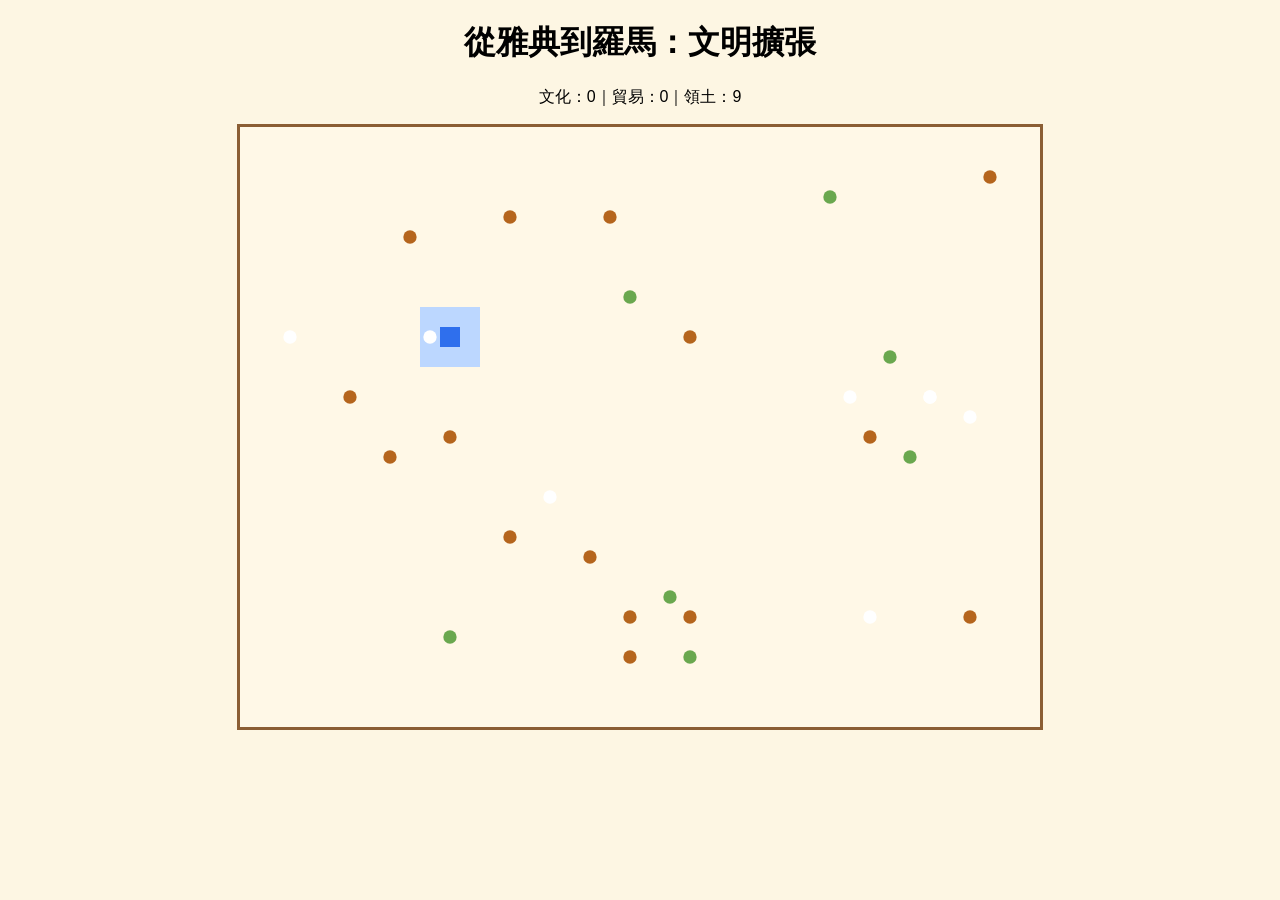
<file: greek-rome-io/index.html>
<!DOCTYPE html>
<html lang="zh-Hant">
<head>
  <meta charset="UTF-8">
  <title>從雅典到羅馬：文明擴張</title>
  <link rel="stylesheet" href="style.css">
</head>
<body>
  <h1>從雅典到羅馬：文明擴張</h1>
  <p>文化：<span id="culture">0</span>｜貿易：<span id="trade">0</span>｜領土：<span id="land">0</span></p>
  <canvas id="game" width="800" height="600"></canvas>
  <script src="game.js"></script>
</body>
</html>
</file>
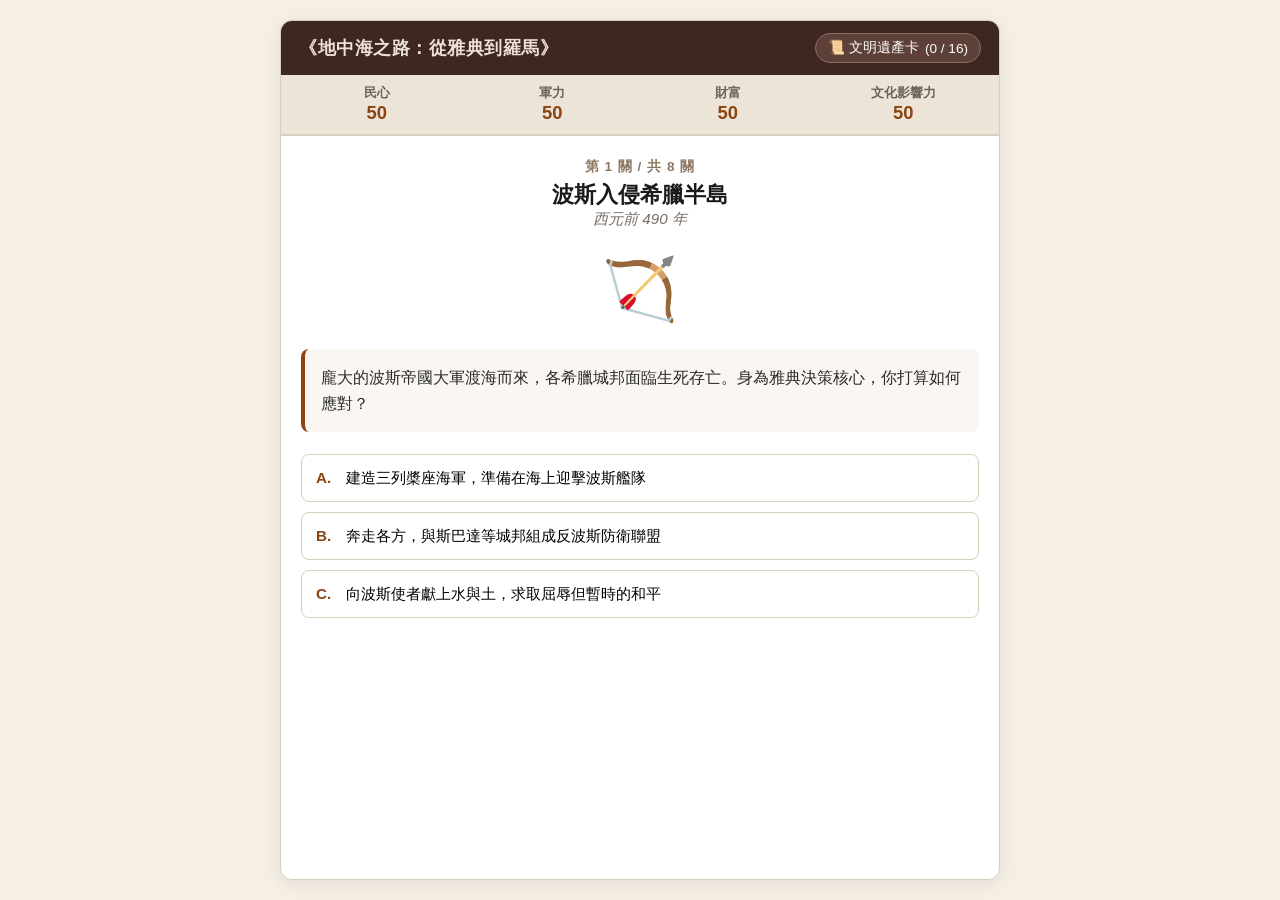
<file: TextGame/index.html>
<!DOCTYPE html>
<html lang="zh-TW">
<head>
  <meta charset="UTF-8">
  <meta name="viewport" content="width=device-width, initial-scale=1.0">
  <title>地中海之路：從雅典到羅馬</title>
  <style>
    :root {
      --bg-color: #f5efe6;
      --card-bg: #ffffff;
      --text-main: #2b2b2b;
      --text-muted: #6b635b;
      --border-color: #d8cebe;
      --primary: #8b4513;
      --primary-hover: #6d340c;
      --gold: #b8860b;
      --gold-bg: #fffdf5;
      --history-bg: #faf6ee;
      --history-border: #c8b89e;
    }

    * {
      box-sizing: border-box;
      margin: 0;
      padding: 0;
      font-family: -apple-system, BlinkMacSystemFont, "Segoe UI", Roboto, "Noto Sans TC", "Helvetica Neue", Arial, sans-serif;
    }

    body {
      background-color: var(--bg-color);
      color: var(--text-main);
      display: flex;
      justify-content: center;
      padding: 20px 12px;
      min-height: 100vh;
    }

    .container {
      width: 100%;
      max-width: 720px;
      background: var(--card-bg);
      border: 1px solid var(--border-color);
      border-radius: 12px;
      box-shadow: 0 4px 20px rgba(0, 0, 0, 0.08);
      display: flex;
      flex-direction: column;
      overflow: hidden;
    }

    /* 頂部導航與成就徽章 */
    .top-header {
      background-color: #3e2723;
      color: #ede0d4;
      padding: 12px 18px;
      display: flex;
      justify-content: space-between;
      align-items: center;
    }

    .main-title {
      font-size: 1.1rem;
      font-weight: 700;
      letter-spacing: 0.5px;
    }

    .collection-btn {
      background-color: #5d4037;
      color: #fff;
      border: 1px solid #8d6e63;
      border-radius: 20px;
      padding: 5px 12px;
      font-size: 0.85rem;
      cursor: pointer;
      display: flex;
      align-items: center;
      gap: 6px;
      transition: background 0.2s;
    }

    .collection-btn:hover {
      background-color: #795548;
    }

    /* 數值面板 */
    .status-bar {
      display: grid;
      grid-template-columns: repeat(4, 1fr);
      background-color: #ece4d7;
      border-bottom: 2px solid var(--border-color);
      padding: 10px 8px;
      text-align: center;
    }

    .stat-item {
      display: flex;
      flex-direction: column;
      align-items: center;
    }

    .stat-label {
      font-size: 0.8rem;
      font-weight: bold;
      color: var(--text-muted);
    }

    .stat-val {
      font-size: 1.15rem;
      font-weight: bold;
      color: var(--primary);
    }

    /* 遊戲主內容 */
    .game-body {
      padding: 22px 20px;
      display: flex;
      flex-direction: column;
      gap: 16px;
      flex-grow: 1;
    }

    .header-info {
      text-align: center;
    }

    .level-tag {
      font-size: 0.85rem;
      font-weight: 600;
      color: #8c7863;
      letter-spacing: 1px;
    }

    .stage-title {
      font-size: 1.35rem;
      margin-top: 4px;
      color: #1a1a1a;
    }

    .stage-year {
      font-size: 0.95rem;
      color: #7a6e65;
      font-style: italic;
    }

    .illustration {
      text-align: center;
      font-size: 3.8rem;
      padding: 8px 0;
      user-select: none;
    }

    .narrative-box {
      font-size: 1rem;
      line-height: 1.6;
      background-color: #faf7f2;
      padding: 16px;
      border-radius: 8px;
      border-left: 4px solid var(--primary);
    }

    /* 選項列表 */
    .choices-container {
      display: flex;
      flex-direction: column;
      gap: 10px;
      margin-top: 6px;
    }

    .choice-btn {
      background-color: #fff;
      border: 1.5px solid var(--border-color);
      border-radius: 8px;
      padding: 12px 14px;
      text-align: left;
      font-size: 0.95rem;
      line-height: 1.45;
      cursor: pointer;
      transition: all 0.2s ease;
      display: flex;
      align-items: flex-start;
      gap: 10px;
    }

    .choice-btn:hover {
      background-color: #fbf5ee;
      border-color: var(--primary);
      transform: translateY(-1px);
    }

    .choice-btn span.tag {
      font-weight: bold;
      color: var(--primary);
      min-width: 20px;
    }

    /* 歷史小卡與卡片解鎖 */
    .history-card {
      display: none;
      background-color: var(--history-bg);
      border: 1px solid var(--history-border);
      border-radius: 8px;
      padding: 16px;
      margin-top: 6px;
      animation: fadeIn 0.3s ease;
    }

    @keyframes fadeIn {
      from { opacity: 0; transform: translateY(6px); }
      to { opacity: 1; transform: translateY(0); }
    }

    .history-card h4 {
      font-size: 0.98rem;
      margin-bottom: 8px;
      color: #5d4037;
    }

    .history-result {
      font-size: 0.95rem;
      line-height: 1.5;
      margin-bottom: 10px;
    }

    .history-knowledge {
      font-size: 0.9rem;
      color: #4a4039;
      line-height: 1.5;
      border-top: 1px dashed #d7ccc8;
      padding-top: 8px;
    }

    /* 解鎖卡片提示橫幅 */
    .card-unlocked-banner {
      margin-top: 10px;
      padding: 8px 12px;
      background-color: #fff8e1;
      border: 1px solid #ffe082;
      border-radius: 6px;
      display: flex;
      align-items: center;
      gap: 10px;
      font-size: 0.9rem;
      color: #8d6e63;
      font-weight: bold;
    }

    .card-unlocked-banner .c-icon {
      font-size: 1.3rem;
    }

    .stat-changes {
      display: flex;
      flex-wrap: wrap;
      gap: 10px;
      margin-top: 8px;
      font-size: 0.85rem;
      font-weight: bold;
    }

    .stat-change-up { color: #2e7d32; }
    .stat-change-down { color: #c62828; }

    .next-btn {
      display: none;
      background-color: var(--primary);
      color: white;
      border: none;
      border-radius: 8px;
      padding: 14px;
      font-size: 1rem;
      font-weight: bold;
      cursor: pointer;
      text-align: center;
      margin-top: 10px;
      transition: background 0.2s;
    }

    .next-btn:hover {
      background-color: var(--primary-hover);
    }

    /* 結局結算面板 */
    .ending-panel {
      display: none;
      text-align: center;
      padding: 10px 0;
    }

    .title-badge-box {
      background: linear-gradient(135deg, #fff7e6 0%, #fff0d4 100%);
      border: 2px solid #deb887;
      border-radius: 12px;
      padding: 16px;
      margin: 12px 0;
    }

    .badge-icon {
      font-size: 3.2rem;
      margin-bottom: 6px;
    }

    .ending-title-text {
      font-size: 1.5rem;
      color: #5c3818;
      font-weight: bold;
      margin-bottom: 6px;
    }

    .title-meaning {
      font-size: 0.92rem;
      color: #795548;
      font-weight: 600;
    }

    .ending-desc {
      font-size: 0.95rem;
      line-height: 1.65;
      color: #3e3833;
      margin: 16px 0;
      text-align: left;
      background-color: #faf7f2;
      padding: 16px;
      border-radius: 8px;
      border: 1px solid var(--border-color);
    }

    .btn-group {
      display: flex;
      gap: 12px;
      justify-content: center;
      margin-top: 8px;
    }

    .restart-btn, .view-album-btn {
      border: none;
      border-radius: 8px;
      padding: 12px 20px;
      font-size: 0.95rem;
      font-weight: bold;
      cursor: pointer;
    }

    .restart-btn {
      background-color: var(--primary);
      color: white;
    }

    .view-album-btn {
      background-color: #6d4c41;
      color: white;
    }

    /* 收集冊 Modal 彈窗 */
    .modal-overlay {
      display: none;
      position: fixed;
      top: 0; left: 0; right: 0; bottom: 0;
      background: rgba(0,0,0,0.55);
      z-index: 999;
      justify-content: center;
      align-items: center;
      padding: 16px;
    }

    .modal-content {
      background: #fff;
      width: 100%;
      max-width: 650px;
      max-height: 85vh;
      border-radius: 12px;
      display: flex;
      flex-direction: column;
      overflow: hidden;
      box-shadow: 0 10px 30px rgba(0,0,0,0.3);
    }

    .modal-header {
      background: #3e2723;
      color: #ede0d4;
      padding: 14px 18px;
      display: flex;
      justify-content: space-between;
      align-items: center;
    }

    .modal-close {
      background: none;
      border: none;
      color: #ede0d4;
      font-size: 1.5rem;
      cursor: pointer;
    }

    .card-grid {
      display: grid;
      grid-template-columns: repeat(auto-fill, minmax(130px, 1fr));
      gap: 12px;
      padding: 18px;
      overflow-y: auto;
      background-color: #f7f3ec;
    }

    .card-item {
      background: #fff;
      border: 1px solid var(--border-color);
      border-radius: 8px;
      padding: 12px 8px;
      text-align: center;
      display: flex;
      flex-direction: column;
      align-items: center;
      gap: 6px;
      transition: transform 0.2s;
    }

    .card-item.locked {
      background: #eae5de;
      border-color: #d1c7bc;
      color: #9e9389;
      opacity: 0.75;
    }

    .card-item.hidden-locked {
      background: #dfdbd3;
      border: 1px dashed #bcaaa4;
    }

    .card-item .c-icon {
      font-size: 2rem;
    }

    .card-item .c-name {
      font-size: 0.85rem;
      font-weight: bold;
      color: #3e2723;
    }

    .card-item.locked .c-name {
      color: #795548;
    }

    .card-item .c-badge {
      font-size: 0.7rem;
      background: #ece3d5;
      padding: 2px 6px;
      border-radius: 10px;
      color: #5d4037;
    }

    .card-item.secret-card {
      border: 1.5px solid #d4af37;
      background: #fffdf5;
    }

    /* 簡易卡片詳情彈跳層 */
    .card-desc-tooltip {
      font-size: 0.75rem;
      color: #555;
      line-height: 1.35;
      margin-top: 4px;
      text-align: left;
    }
  </style>
</head>
<body>

<div class="container">
  <!-- 頂部標題與收集冊入口 -->
  <div class="top-header">
    <div class="main-title">《地中海之路：從雅典到羅馬》</div>
    <button class="collection-btn" onclick="openModal()">
      <span>📜 文明遺產卡</span>
      <span id="header-card-count">(0 / 16)</span>
    </button>
  </div>

  <!-- 四項數值面板 -->
  <div class="status-bar">
    <div class="stat-item">
      <span class="stat-label">民心</span>
      <span id="stat-morale" class="stat-val">50</span>
    </div>
    <div class="stat-item">
      <span class="stat-label">軍力</span>
      <span id="stat-military" class="stat-val">50</span>
    </div>
    <div class="stat-item">
      <span class="stat-label">財富</span>
      <span id="stat-wealth" class="stat-val">50</span>
    </div>
    <div class="stat-item">
      <span class="stat-label">文化影響力</span>
      <span id="stat-culture" class="stat-val">50</span>
    </div>
  </div>

  <!-- 主遊玩區塊 -->
  <div class="game-body" id="play-area">
    <div class="header-info">
      <div id="stage-num" class="level-tag">第 1 關 / 共 8 關</div>
      <h2 id="stage-title" class="stage-title">關卡載入中...</h2>
      <div id="stage-year" class="stage-year">年份</div>
    </div>

    <div id="stage-art" class="illustration">🏛️</div>

    <div id="stage-text" class="narrative-box">
      事件敘述載入中...
    </div>

    <!-- 選項按鈕 -->
    <div id="choices-box" class="choices-container"></div>

    <!-- 歷史反饋與卡片獎勵 -->
    <div id="history-box" class="history-card">
      <h4>📜 歷史後果與反思</h4>
      <p id="feedback-text" class="history-result"></p>
      <p id="knowledge-text" class="history-knowledge"></p>
      
      <div id="unlocked-cards-container"></div>
      <div id="stat-changes-box" class="stat-changes"></div>
    </div>

    <button id="next-btn" class="next-btn">邁向下一歷史節點 →</button>
  </div>

  <!-- 終局結算區塊 -->
  <div class="game-body ending-panel" id="ending-area">
    <div class="title-badge-box">
      <div class="badge-icon" id="ending-badge-icon">👑</div>
      <div class="ending-title-text" id="ending-title-name">獲得稱號</div>
      <div class="title-meaning" id="ending-title-meaning">歷史定位與意義</div>
    </div>

    <div class="ending-desc" id="ending-desc">結局評語</div>

    <div class="btn-group">
      <button class="view-album-btn" onclick="openModal()">檢視文明遺產卡冊</button>
      <button class="restart-btn" onclick="restartGame()">嘗試不同歷史抉擇</button>
    </div>
  </div>
</div>

<!-- 文明遺產卡收集冊 Modal -->
<div class="modal-overlay" id="cards-modal">
  <div class="modal-content">
    <div class="modal-header">
      <h3 style="font-size:1.1rem;">🏛️ 文明遺產卡收集冊</h3>
      <button class="modal-close" onclick="closeModal()">✕</button>
    </div>
    <div style="padding:10px 18px; background:#fff; font-size:0.88rem; color:#6d4c41; border-bottom:1px solid #ebd9c8; display:flex; justify-content:space-between; align-items:center;">
      <span id="modal-card-counter">已收集 0 / 16 張文明遺產卡</span>
      <span style="font-size:0.8rem; color:#8d6e63;">※ 重複遊玩可累積解鎖</span>
    </div>
    <div class="card-grid" id="card-grid-container"></div>
  </div>
</div>

<script>
  // 16 張文明遺產卡資料庫
  const ALL_CARDS = [
    { id: "c1", name: "希臘陶瓶", icon: "🏺", desc: "希臘人把神話與生活彩繪在陶器上，留存永恆藝術。", unlockTip: "在希臘關卡選擇發展文化" },
    { id: "c2", name: "斯巴達盾牌", icon: "🛡️", desc: "重裝步兵重視紀律與軍事訓練，築起血肉長城。", unlockTip: "在希臘衝突中強化軍備力量" },
    { id: "c3", name: "雅典三列槳座戰船", icon: "🚢", desc: "雅典靠強大海軍抵禦外敵，並繁榮地中海貿易。", unlockTip: "在波斯入侵時選擇加強海軍" },
    { id: "c4", name: "雅典公民大會", icon: "🏛️", desc: "雅典發展出讓成年男性公民直接參與決策的政治制度。", unlockTip: "在城邦內部衝突中促成和平討論" },
    { id: "c5", name: "亞歷山大遠征旗", icon: "🐎", desc: "馬其頓鐵蹄跨越歐亞非，推動希臘文化大規模傳播。", unlockTip: "在亞歷山大關卡選擇建立城市推廣文化" },
    { id: "c6", name: "羅馬道路", icon: "🛞", desc: "條條大路通羅馬，石板道路連接帝國軍事與商務網絡。", unlockTip: "在帝國治理時選擇鋪設道路公共工程" },
    { id: "c7", name: "水道橋", icon: "💧", desc: "宏偉的拱券引水工程，為繁華的羅馬城市引入潔淨泉水。", unlockTip: "在帝國治理時選擇修築引水道" },
    { id: "c8", name: "十二銅表法", icon: "⚖️", desc: "羅馬最早的成文法典，奠定西方近代法治精神基石。", unlockTip: "在共和國危機中維護法治體制" },
    { id: "c9", name: "鬥獸場門票", icon: "🏟️", desc: "龐大的圓形競技場，提供帝國平民「麵包與馬戲」的公共娛樂。", unlockTip: "在帝國盛世選擇大興公共娛樂建設" },
    { id: "c10", name: "奧古斯都桂冠", icon: "👑", desc: "屋大維兼顧共和形式與統治實權，成為羅馬第一位元首。", unlockTip: "在共和轉向帝國時選擇元首制" },
    { id: "c11", name: "烏鴉吊橋", icon: "⚓", desc: "第一次布匿戰爭中，羅馬以吊橋將海戰轉變為擅長的步兵白刃戰。", unlockTip: "在布匿戰爭時改造海軍戰術" },
    { id: "c12", name: "君士坦丁新都標記", icon: "🏰", desc: "政治重心東遷君士坦丁堡，奠定東羅馬千年的基業。", unlockTip: "在帝國晚期選擇遷都東方" },
    
    // 4 張隱藏卡
    { id: "h1", name: "和平條約", icon: "🕊️", desc: "隱藏成就：以溝通取代流血，展現歷史上極為罕見的高超外交智慧。", unlockTip: "【隱藏卡】連續兩次選擇外交談判或結盟", isSecret: true },
    { id: "h2", name: "民主火炬", icon: "🔥", desc: "隱藏成就：在威脅與爭論中，始終堅持公民大會民主投票的決策價值。", unlockTip: "【隱藏卡】在雅典面臨衝突時選擇公民共同和解", isSecret: true },
    { id: "h3", name: "羅馬工程師", icon: "⚒️", desc: "隱藏成就：同時掌握了羅馬帝國最引以為傲的兩大土木奇蹟（道路與水道）。", unlockTip: "【隱藏卡】在遊戲中同時取得「羅馬道路」與「水道橋」", isSecret: true },
    { id: "h4", name: "希臘化世界", icon: "🌍", desc: "隱藏成就：促成希臘、波斯與東方文明的深層對話與融合。", unlockTip: "【隱藏卡】完成亞歷山大遠征後，全力投入文化融合", isSecret: true }
  ];

  // 讀取/儲存收集冊 (localStorage)
  function getUnlockedCards() {
    try {
      const saved = localStorage.getItem("mediterranean_collected_cards");
      return saved ? JSON.parse(saved) : [];
    } catch(e) {
      return [];
    }
  }

  function saveUnlockedCard(cardId) {
    let collected = getUnlockedCards();
    if (!collected.includes(cardId)) {
      collected.push(cardId);
      try {
        localStorage.setItem("mediterranean_collected_cards", JSON.stringify(collected));
      } catch(e) {}
    }
    updateHeaderCardCount();
    return cardId;
  }

  // 遊戲即時狀態
  let stats = { morale: 50, military: 50, wealth: 50, culture: 50 };
  let currentStageIndex = 0;
  
  // 隱藏卡追蹤條件
  let historyTracker = {
    diplomacyStreak: 0,
    hasBuiltRoad: false,
    hasBuiltAqueduct: false
  };

  // 8 個關卡事件
  const stages = [
    {
      stageNum: 1,
      year: "西元前 490 年",
      title: "波斯入侵希臘半島",
      art: "🏹",
      text: "龐大的波斯帝國大軍渡海而來，各希臘城邦面臨生死存亡。身為雅典決策核心，你打算如何應對？",
      choices: [
        {
          label: "建造三列槳座海軍，準備在海上迎擊波斯艦隊",
          impact: { morale: 0, military: 15, wealth: -15, culture: 5 },
          grantCards: ["c3"],
          actionType: "military",
          feedback: "你投入大量白銀擴充海軍戰船，奠定了日後薩拉米斯海戰的反擊實力！",
          knowledge: "雅典將領地米斯托克利主張打造海軍，希臘聯軍最終靠海上戰術阻截了波斯主力。"
        },
        {
          label: "奔走各方，與斯巴達等城邦組成反波斯防衛聯盟",
          impact: { morale: 20, military: 10, wealth: -5, culture: 10 },
          grantCards: ["c1"],
          actionType: "diplomacy",
          feedback: "平時互不服氣的城邦破天荒放下成見，團結抵抗強大的外敵侵略。",
          knowledge: "希臘城邦平時高度獨立競爭，但在面對外族波斯入侵時，聯盟合作成為救國關鍵。"
        },
        {
          label: "向波斯使者獻上水與土，求取屈辱但暫時的和平",
          impact: { morale: -25, military: -10, wealth: 10, culture: -20 },
          grantCards: [],
          actionType: "surrender",
          feedback: "雖然免於刀兵洗劫，但城邦失去獨立自由，市民深感挫敗與不滿。",
          knowledge: "歷史上部分希臘北部小邦選擇歸順波斯，但雅典與斯巴達決心抵抗，確立了希臘世界的命運。"
        }
      ]
    },
    {
      stageNum: 2,
      year: "西元前 431 年",
      title: "雅典與斯巴達的內耗",
      art: "⚔️",
      text: "波斯威脅退去後，雅典提洛同盟與斯巴達伯羅奔尼撒同盟發生激烈衝突，希臘城邦陷入內戰邊緣。",
      choices: [
        {
          label: "動員公民大會，尋求外交斡旋避免城邦手足相殘",
          impact: { morale: 15, military: -5, wealth: -5, culture: 20 },
          grantCards: ["c4"],
          actionType: "diplomacy",
          feedback: "你選擇了對話與公民投票程序，延續了古典哲學與藝術的黃金期。",
          knowledge: "雅典的公民大會是直接民主的實驗場；然而各城邦利益糾葛太深，和平十分脆弱。"
        },
        {
          label: "大舉擴編斯巴達式重裝步兵，準備全面決一死戰",
          impact: { morale: -10, military: 20, wealth: -20, culture: -10 },
          grantCards: ["c2"],
          actionType: "military",
          feedback: "重甲軍團戰力暴漲，但全希臘陷入了漫長殘酷的二十七年伯羅奔尼撒內戰。",
          knowledge: "斯巴達以極其嚴格的軍國體制聞名；長年內戰最終讓所有希臘城邦元氣大傷。"
        },
        {
          label: "封鎖海上所有商路，藉由貿易禁運拖垮對手經濟",
          impact: { morale: -5, military: 5, wealth: 15, culture: -5 },
          grantCards: [],
          actionType: "wealth",
          feedback: "貿易禁運充實了自家金庫，但城邦間的敵意已無法挽回。",
          knowledge: "雅典曾實施麥加拉法令（Megarian Decree）封鎖商路，成為引爆全希臘內戰的導火線之一。"
        }
      ]
    },
    {
      stageNum: 3,
      year: "西元前 334 年",
      title: "亞歷山大東征與新世界",
      art: "🐎",
      text: "年輕的亞歷山大大帝擊潰波斯，一路推進至印度河畔。橫跨歐亞非的龐大領域該如何長久統治？",
      choices: [
        {
          label: "興建數十座希臘式城市（如亞歷山大港）並建立大型圖書館",
          impact: { morale: 10, military: 5, wealth: -10, culture: 25 },
          grantCards: ["c5"],
          actionType: "culture",
          feedback: "希臘語、幾何學與哲學在東方落地生根，世界級的文化交流正式展開！",
          knowledge: "亞歷山大沿途興建多座以自己為名的城市，埃及的亞歷山大港隨後成為古代科學與學術殿堂。"
        },
        {
          label: "推行種族融合政策，採用波斯宮廷禮制並鼓勵跨族聯姻",
          impact: { morale: 5, military: 0, wealth: 15, culture: 20 },
          grantCards: [],
          actionType: "culture_mix",
          feedback: "你打破了希臘人與外族的隔閡，催生了包容開放的「希臘化時代」。",
          knowledge: "亞歷山大曾主持蘇薩集體婚禮，推動希臘與波斯文化融合，深刻改變了古代近東文明面貌。"
        },
        {
          label: "只維持鐵血駐軍，將東方寶庫的黃金源源不絕運回希臘享樂",
          impact: { morale: -5, military: -15, wealth: 30, culture: -15 },
          grantCards: [],
          actionType: "wealth",
          feedback: "貴族獲得了揮霍不盡的財富，但被征服地區怨聲載道，統治基礎搖搖欲墜。",
          knowledge: "亞歷山大將掠奪自波斯的鉅額國庫金銀鑄成貨幣流通，客觀上刺激了商業，但單純掠奪無法長久。"
        }
      ]
    },
    {
      stageNum: 4,
      year: "西元前 264 年",
      title: "羅馬與迦太基爭奪地中海",
      art: "⚓",
      text: "新興的羅馬共和國走向海洋，與西地中海貿易霸主迦太基在西西里島狹路相逢。布匿戰爭爆發！",
      choices: [
        {
          label: "模仿迦太基戰船打造新海軍，發明烏鴉吊橋登艦接舷肉搏",
          impact: { morale: 15, military: 20, wealth: -15, culture: 5 },
          grantCards: ["c11"],
          actionType: "military",
          feedback: "羅馬將海戰巧妙轉化為陸戰，徹底擊潰迦太基艦隊，奪取地中海制海權！",
          knowledge: "羅馬人發明「烏鴉吊橋（Corvus）」，讓重裝步兵直接衝上敵艦，化解了自身早期海戰技術的不足。"
        },
        {
          label: "避開正面海戰，專注鞏固本土農業與義大利同盟城邦",
          impact: { morale: -5, military: -5, wealth: 15, culture: 5 },
          grantCards: [],
          actionType: "wealth",
          feedback: "你保全了農田，但迦太基掐住了海上命脈，羅馬難以跨出半島成為大國。",
          knowledge: "地中海貿易是古代世界的財富源泉，羅馬若不擊敗迦太基，就無法成為橫跨地中海的帝國。"
        },
        {
          label: "投入全部財富雇用希臘傭兵與各國艦隊代為作戰",
          impact: { morale: -15, military: 5, wealth: -25, culture: 0 },
          grantCards: [],
          actionType: "mercenary",
          feedback: "傭兵花費驚人且在逆境時毫無忠誠可言，差點拖垮共和國公庫。",
          knowledge: "迦太基高度依賴傭兵部隊，而羅馬在布匿戰爭中主要靠公民動員與堅定同盟體系取得最後勝利。"
        }
      ]
    },
    {
      stageNum: 5,
      year: "西元前 49 年",
      title: "羅馬共和國的權力裂痕",
      art: "🏛️",
      text: "海外擴張使貴族透過奴隸莊園獲取暴利，平民農民大量破產。凱撒威望日盛，元老院下令他解除兵權。",
      choices: [
        {
          label: "堅守十二銅表法的憲政精神，支持元老院維護法治秩序",
          impact: { morale: -10, military: -10, wealth: 15, culture: 15 },
          grantCards: ["c8"],
          actionType: "law",
          feedback: "你保全了傳統共和的法治形式，但貧富嚴重懸殊的根本矛盾依然未解。",
          knowledge: "羅馬十二銅表法奠定了西方成文法傳統，但共和晚期寡頭腐敗，法律已難以解決土地兼併危機。"
        },
        {
          label: "支持凱撒渡過盧比孔河，實行土地與糧食改革救濟貧民",
          impact: { morale: 20, military: 15, wealth: -5, culture: -5 },
          grantCards: [],
          actionType: "reform",
          feedback: "廣大平民熱烈擁戴！但元老院傳統共和權力瓦解，軍事強人獨裁時代來臨。",
          knowledge: "凱撒跨過盧比孔河進軍羅馬並成為終身獨裁官，象徵運作近五百年的羅馬共和體制走入終局。"
        },
        {
          label: "動用軍隊武力鎮壓平民抗爭，維護元老院奴隸莊園利益",
          impact: { morale: -25, military: 10, wealth: 15, culture: -15 },
          grantCards: [],
          actionType: "oppress",
          feedback: "街頭抗爭雖被鎮壓，但平民與軍人的離心離德讓國家陷入更大的內戰陰影。",
          knowledge: "羅馬共和末期蘇拉等人的流血清算開創了軍事干政惡例，使國家陷入反覆內戰。"
        }
      ]
    },
    {
      stageNum: 6,
      year: "西元前 27 年",
      title: "屋大維與帝國誕生",
      art: "👑",
      text: "內戰平息後，屋大維掌握羅馬最高大權。羅馬人極度痛恨「國王」，究竟該建立什麼樣的體制？",
      choices: [
        {
          label: "保留元老院外觀，自稱「第一公民（元首）」，開創元首制",
          impact: { morale: 20, military: 15, wealth: 15, culture: 15 },
          grantCards: ["c10"],
          actionType: "empire",
          feedback: "屋大維獲得「奧古斯都」尊號，開啟長達兩百年的「羅馬和平（Pax Romana）」！",
          knowledge: "屋大維並未直接稱王稱帝，而是透過「元首制（Principate）」包裝個人實權，羅馬正式轉為帝國。"
        },
        {
          label: "直接加冕為神權國王，公開廢除元老院與公民投票",
          impact: { morale: -25, military: 5, wealth: 5, culture: -20 },
          grantCards: [],
          actionType: "monarchy",
          feedback: "觸犯了羅馬人反對王權的歷史禁忌，刺殺陰謀與社會動盪再度浮現。",
          knowledge: "自西元前 509 年驅逐暴君後，羅馬人深惡痛絕「國王（Rex）」，凱撒也是因疑似稱王而遭刺殺。"
        },
        {
          label: "交還全部軍隊與行省權限，重回紛亂的元老院寡頭爭吵",
          impact: { morale: 5, military: -20, wealth: -10, culture: 5 },
          grantCards: [],
          actionType: "restore_senate",
          feedback: "元老院無力管轄廣袤帝國與各路邊境野心將領，各地割據隱憂再現。",
          knowledge: "龐大的羅馬世界當時已無法單靠舊城邦時代的元老院體制有效治理，需要強大集權中央。"
        }
      ]
    },
    {
      stageNum: 7,
      year: "西元 120 年",
      title: "帝國全盛期的大型治理",
      art: "🏛️",
      text: "帝國版圖西起不列顛、東至幼發拉底河。如何管理這座擁有數千萬人口的超大型多民族帝國？",
      choices: [
        {
          label: "修築羅馬道路網絡，並在各地城市建立引水道橋工程",
          impact: { morale: 20, military: 10, wealth: -15, culture: 20 },
          grantCards: ["c6", "c7"],
          actionType: "infrastructure",
          feedback: "道路讓軍隊與郵政一日千里，潔淨清泉流入每一座行省城市，羅馬生活方式深植人心！",
          knowledge: "羅馬的大道網與引水道橋是古代土木奇蹟，將羅馬文明的生活標準帶到了全帝國。"
        },
        {
          label: "在首都大建羅馬圓形競技場，提供免費的麵包與馬戲角鬥",
          impact: { morale: 15, military: 0, wealth: -20, culture: 10 },
          grantCards: ["c9"],
          actionType: "entertainment",
          feedback: "競技場內歡聲雷動，平民對生活感到滿足，但邊境的防衛設施卻缺少投資。",
          knowledge: "羅馬皇帝以「麵包與馬戲（Bread and Circuses）」安撫首都無業平民，是維護統治的重要手段。"
        },
        {
          label: "無視財務極限，持續向日耳曼與東方發動不休止的遠征",
          impact: { morale: -15, military: 15, wealth: -25, culture: -10 },
          grantCards: [],
          actionType: "overexpansion",
          feedback: "雖然奪得幾座要塞，但過長的防線與耗盡的國庫，成了帝國難以承受的重擔。",
          knowledge: "哈德良皇帝改採守勢修築哈德良長城，正是意識到帝國邊界已達到了管理的地理與財政極限。"
        }
      ]
    },
    {
      stageNum: 8,
      year: "西元 330 年",
      title: "帝國晚期的分裂與命運",
      art: "🛡️",
      text: "面對北方蠻族民族大遷徙與內部經濟通膨，帝國中樞面臨生死存亡的戰略抉擇。",
      choices: [
        {
          label: "將帝國首都遷往東方博斯普魯斯海峽，建立君士坦丁新都",
          impact: { morale: 5, military: 10, wealth: 15, culture: 15 },
          grantCards: ["c12"],
          actionType: "new_rome",
          feedback: "東方富庶貿易樞紐得以保全，奠定拜占庭帝國千年的基業；但西方羅馬日漸落寞孤立。",
          knowledge: "君士坦丁大帝遷都拜占庭（改名君士坦丁堡），使東羅馬在西羅馬滅亡後又延續了一千多年。"
        },
        {
          label: "全面對境內平民強制加徵重稅，強行招募日耳曼蠻族組軍",
          impact: { morale: -25, military: 10, wealth: 5, culture: -15 },
          grantCards: [],
          actionType: "barbarian_army",
          feedback: "雖然暫時湊齊軍隊，但平民被壓榨得苦不堪言，蠻族將領最終反客為主掌控朝政。",
          knowledge: "西羅馬帝國晚期極度依賴蠻族雇傭軍（同盟者），最終西元 476 年正是日耳曼將領廢黜了末代皇帝。"
        },
        {
          label: "嚴厲鎖國封閉邊界，禁止任何外族流民進入帝國防線",
          impact: { morale: -10, military: 5, wealth: -20, culture: -10 },
          grantCards: [],
          actionType: "lockdown",
          feedback: "缺乏勞動力與新兵員的邊境防線處處漏洞，最終被匈人推動的蠻族大遷徙洪流衝垮。",
          knowledge: "西羅馬的衰亡是長期內部財政人口危機，加上民族大遷徙外力衝擊的複雜綜合結果。"
        }
      ]
    }
  ];

  // 頂部收集數量即時更新
  function updateHeaderCardCount() {
    const collected = getUnlockedCards();
    const txt = `(${collected.length} / 16)`;
    document.getElementById("header-card-count").textContent = txt;
    const modalCounter = document.getElementById("modal-card-counter");
    if (modalCounter) {
      modalCounter.textContent = `已收集 ${collected.length} / 16 張文明遺產卡`;
    }
  }

  // 更新數值 UI
  function updateUIStats() {
    document.getElementById("stat-morale").textContent = stats.morale;
    document.getElementById("stat-military").textContent = stats.military;
    document.getElementById("stat-wealth").textContent = stats.wealth;
    document.getElementById("stat-culture").textContent = stats.culture;
  }

  // 載入關卡
  function loadStage(index) {
    const stage = stages[index];
    document.getElementById("stage-num").textContent = `第 ${stage.stageNum} 關 / 共 ${stages.length} 關`;
    document.getElementById("stage-title").textContent = stage.title;
    document.getElementById("stage-year").textContent = stage.year;
    document.getElementById("stage-art").textContent = stage.art;
    document.getElementById("stage-text").textContent = stage.text;

    const choicesBox = document.getElementById("choices-box");
    choicesBox.innerHTML = "";
    document.getElementById("history-box").style.display = "none";
    document.getElementById("next-btn").style.display = "none";

    const labels = ["A", "B", "C"];
    stage.choices.forEach((choice, i) => {
      const btn = document.createElement("button");
      btn.className = "choice-btn";
      btn.innerHTML = `<span class="tag">${labels[i]}.</span> <span>${choice.label}</span>`;
      btn.onclick = () => handleChoice(choice);
      choicesBox.appendChild(btn);
    });
  }

  // 處理玩家選擇
  function handleChoice(choice) {
    // 結算基礎四項數值
    stats.morale = Math.max(0, stats.morale + choice.impact.morale);
    stats.military = Math.max(0, stats.military + choice.impact.military);
    stats.wealth = Math.max(0, stats.wealth + choice.impact.wealth);
    stats.culture = Math.max(0, stats.culture + choice.impact.culture);
    updateUIStats();

    // 禁用選項按鈕
    const btns = document.getElementById("choices-box").querySelectorAll("button");
    btns.forEach(b => {
      b.disabled = true;
      b.style.opacity = "0.55";
      b.style.cursor = "default";
    });

    // 檢查卡片解鎖
    let newlyUnlockedCardIds = [];
    if (choice.grantCards && choice.grantCards.length > 0) {
      choice.grantCards.forEach(cid => {
        saveUnlockedCard(cid);
        newlyUnlockedCardIds.push(cid);
      });
    }

    // 隱藏卡 1：🕊️ 和平條約（連續兩次外交談判）
    if (choice.actionType === "diplomacy") {
      historyTracker.diplomacyStreak++;
      if (historyTracker.diplomacyStreak >= 2) {
        saveUnlockedCard("h1");
        newlyUnlockedCardIds.push("h1");
      }
    } else {
      historyTracker.diplomacyStreak = 0;
    }

    // 隱藏卡 2：🏛️ 民主火炬（雅典關卡選擇公民參與）
    if (currentStageIndex === 1 && choice.grantCards.includes("c4")) {
      saveUnlockedCard("h2");
      newlyUnlockedCardIds.push("h2");
    }

    // 隱藏卡 3：⚒️ 羅馬工程師（同時擁有羅馬道路與水道橋）
    if (choice.grantCards && choice.grantCards.includes("c6")) {
      historyTracker.hasBuiltRoad = true;
    }
    if (choice.grantCards && choice.grantCards.includes("c7")) {
      historyTracker.hasBuiltAqueduct = true;
    }
    const allCollected = getUnlockedCards();
    if (allCollected.includes("c6") && allCollected.includes("c7")) {
      if (!allCollected.includes("h3")) {
        saveUnlockedCard("h3");
        newlyUnlockedCardIds.push("h3");
      }
    }

    // 隱藏卡 4：🌍 希臘化世界（第3關亞歷山大選擇文化交流與融合）
    if (currentStageIndex === 2 && choice.actionType === "culture_mix") {
      saveUnlockedCard("h4");
      newlyUnlockedCardIds.push("h4");
    }

    // 顯示反饋內容
    document.getElementById("feedback-text").textContent = choice.feedback;
    document.getElementById("knowledge-text").textContent = "💡 歷史知識：" + choice.knowledge;

    // 呈現本次獲得的文明遺產卡
    const unlockContainer = document.getElementById("unlocked-cards-container");
    unlockContainer.innerHTML = "";
    if (newlyUnlockedCardIds.length > 0) {
      newlyUnlockedCardIds.forEach(cid => {
        const cData = ALL_CARDS.find(c => c.id === cid);
        if (cData) {
          const banner = document.createElement("div");
          banner.className = "card-unlocked-banner";
          banner.innerHTML = `<span class="c-icon">${cData.icon}</span> <span>獲得文明遺產卡：<strong>【${cData.name}】</strong>！</span>`;
          unlockContainer.appendChild(banner);
        }
      });
    }

    // 數值增減標記
    const statBox = document.getElementById("stat-changes-box");
    statBox.innerHTML = "";
    const names = { morale: "民心", military: "軍力", wealth: "財富", culture: "文化" };
    for (const [key, val] of Object.entries(choice.impact)) {
      if (val !== 0) {
        const sp = document.createElement("span");
        sp.className = val > 0 ? "stat-change-up" : "stat-change-down";
        sp.textContent = `${names[key]} ${val > 0 ? "+" + val : val}`;
        statBox.appendChild(sp);
      }
    }

    document.getElementById("history-box").style.display = "block";
    const nextBtn = document.getElementById("next-btn");
    nextBtn.style.display = "block";
    nextBtn.onclick = nextStep;
  }

  // 下一步
  function nextStep() {
    currentStageIndex++;
    if (currentStageIndex < stages.length) {
      loadStage(currentStageIndex);
    } else {
      showEnding();
    }
  }

  // 結算稱號系統
  function showEnding() {
    document.getElementById("play-area").style.display = "none";
    document.getElementById("ending-area").style.display = "block";

    let icon = "👑";
    let titleName = "";
    let titleMeaning = "";
    let desc = "";

    const m = stats.morale;
    const mil = stats.military;
    const w = stats.wealth;
    const c = stats.culture;

    // 稱號判定邏輯
    // 1. 帝國崩潰者（民心、財富、軍力皆低）
    if (m <= 35 && w <= 35 && mil <= 35) {
      icon = "🔥";
      titleName = "帝國崩潰者";
      titleMeaning = "擴張與統治失敗的深刻歷史教訓";
      desc = "在面對內外危機時，錯誤的轉嫁負擔與過度消耗拖垮了文明的根基。財力耗盡、軍隊離心、民怨沸騰，一如西羅馬帝國在五世紀的傾覆，古老的秩序在廢墟中走向解體。";
    }
    // 2. 奧古斯都（四項數值均衡且高）
    else if (m >= 55 && mil >= 55 && w >= 55 && c >= 55) {
      icon = "👑";
      titleName = "奧古斯都";
      titleMeaning = "成功從城邦走向繁榮與長治久安的卓越統治者";
      desc = "你展現了超凡的政治平衡力。在軍事防衛、公民福祉、經濟繁榮與文明涵養之間取得了近乎完美的協調，如同屋大維開闢「羅馬和平」盛世，讓文明之光照耀整個古典世界。";
    }
    // 3. 雅典智者（文化影響力最高）
    else if (c >= m && c >= mil && c >= w) {
      icon = "🏛️";
      titleName = "雅典智者";
      titleMeaning = "重視哲學思想、藝術美學與公民理性討論";
      desc = "即便歷史興替不可阻擋，你的哲學辯論、戲劇藝術與科學探索卻跨越了疆界。一如蘇格拉底、柏拉圖與亞里斯多德，你的文明遺產並未隨刀劍鏽蝕，而在思想長河中永遠啟迪後世。";
    }
    // 4. 羅馬軍團長（軍力最高）
    else if (mil >= m && mil >= w && mil >= c) {
      icon = "⚔️";
      titleName = "羅馬軍團長";
      titleMeaning = "以軍事鐵律、武力邊防與強大秩序維持統治";
      desc = "羅馬鷹旗在你的帶領下橫掃地中海四方，鋼鐵般的百人隊防線固若金湯。你用絕對的實力建立了秩序，但維持龐大常備軍所帶來的沉重財政與社會代價，也是歷史難以抹去的警示。";
    }
    // 5. 地中海商人（財富最高）
    else if (w >= m && w >= mil && w >= c) {
      icon = "💰";
      titleName = "地中海商人";
      titleMeaning = "重視港口貿易、商路航線與戰略物資流通";
      desc = "地中海成為你繁榮的內海大商場。自雅典比雷埃夫斯港到羅馬奧斯提亞，財源滾滾湧入國庫，繁榮的商旅連結了多元族群，展現了商業在推動人類文明交流中的巨大能量。";
    }
    // 6. 城邦聯盟者（民心最高）
    else {
      icon = "🤝";
      titleName = "城邦聯盟者";
      titleMeaning = "重視同盟合作、民意福祉與廣大公民支持";
      desc = "你深知城邦的真正力量不在於高築的城牆，而在於人民心靈的歸向。無論面對波斯外敵還是內部爭端，你以傾聽與團結凝聚共識，留下了崇尚合作的珍貴政治典範。";
    }

    document.getElementById("ending-badge-icon").textContent = icon;
    document.getElementById("ending-title-name").textContent = `稱號：${titleName}`;
    document.getElementById("ending-title-meaning").textContent = titleMeaning;
    document.getElementById("ending-desc").innerHTML = `${desc}<br><br><strong>🏁 最終評定數值：</strong><br>民心：${m} ｜ 軍力：${mil} ｜ 財富：${w} ｜ 文化：${c}`;
  }

  // 渲染收集冊清單
  function renderCardGrid() {
    const grid = document.getElementById("card-grid-container");
    grid.innerHTML = "";
    const collected = getUnlockedCards();

    ALL_CARDS.forEach(card => {
      const isCollected = collected.includes(card.id);
      const div = document.createElement("div");
      
      let classList = "card-item";
      if (!isCollected) {
        classList += card.isSecret ? " card-item locked hidden-locked" : " card-item locked";
      } else if (card.isSecret) {
        classList += " card-item secret-card";
      }
      div.className = classList;

      if (isCollected) {
        div.innerHTML = `
          <div class="c-icon">${card.icon}</div>
          <div class="c-name">${card.name}</div>
          <span class="c-badge">${card.isSecret ? "★ 隱藏卡" : "已收集"}</span>
          <div class="card-desc-tooltip">${card.desc}</div>
        `;
      } else {
        div.innerHTML = `
          <div class="c-icon" style="filter:grayscale(1);">${card.isSecret ? "🔒" : card.icon}</div>
          <div class="c-name">${card.isSecret ? "？？？" : card.name}</div>
          <span class="c-badge">${card.isSecret ? "神秘隱藏卡" : "未解鎖"}</span>
          <div class="card-desc-tooltip">${card.unlockTip}</div>
        `;
      }
      grid.appendChild(div);
    });
  }

  // 收集冊彈窗開關
  function openModal() {
    renderCardGrid();
    document.getElementById("cards-modal").style.display = "flex";
  }

  function closeModal() {
    document.getElementById("cards-modal").style.display = "none";
  }

  // 重新開始
  function restartGame() {
    stats = { morale: 50, military: 50, wealth: 50, culture: 50 };
    currentStageIndex = 0;
    historyTracker = { diplomacyStreak: 0, hasBuiltRoad: false, hasBuiltAqueduct: false };
    updateUIStats();
    document.getElementById("ending-area").style.display = "none";
    document.getElementById("play-area").style.display = "flex";
    loadStage(0);
  }

  // 初始化遊戲
  updateHeaderCardCount();
  updateUIStats();
  loadStage(0);
</script>

</body>
</html>
</file>
<file: greek-rome-io/style.css>
body {
  font-family: sans-serif;
  text-align: center;
  background: #fdf6e3;
}

canvas {
  border: 3px solid #8b5e34;
  background: #fff8e7;
}
</file>
